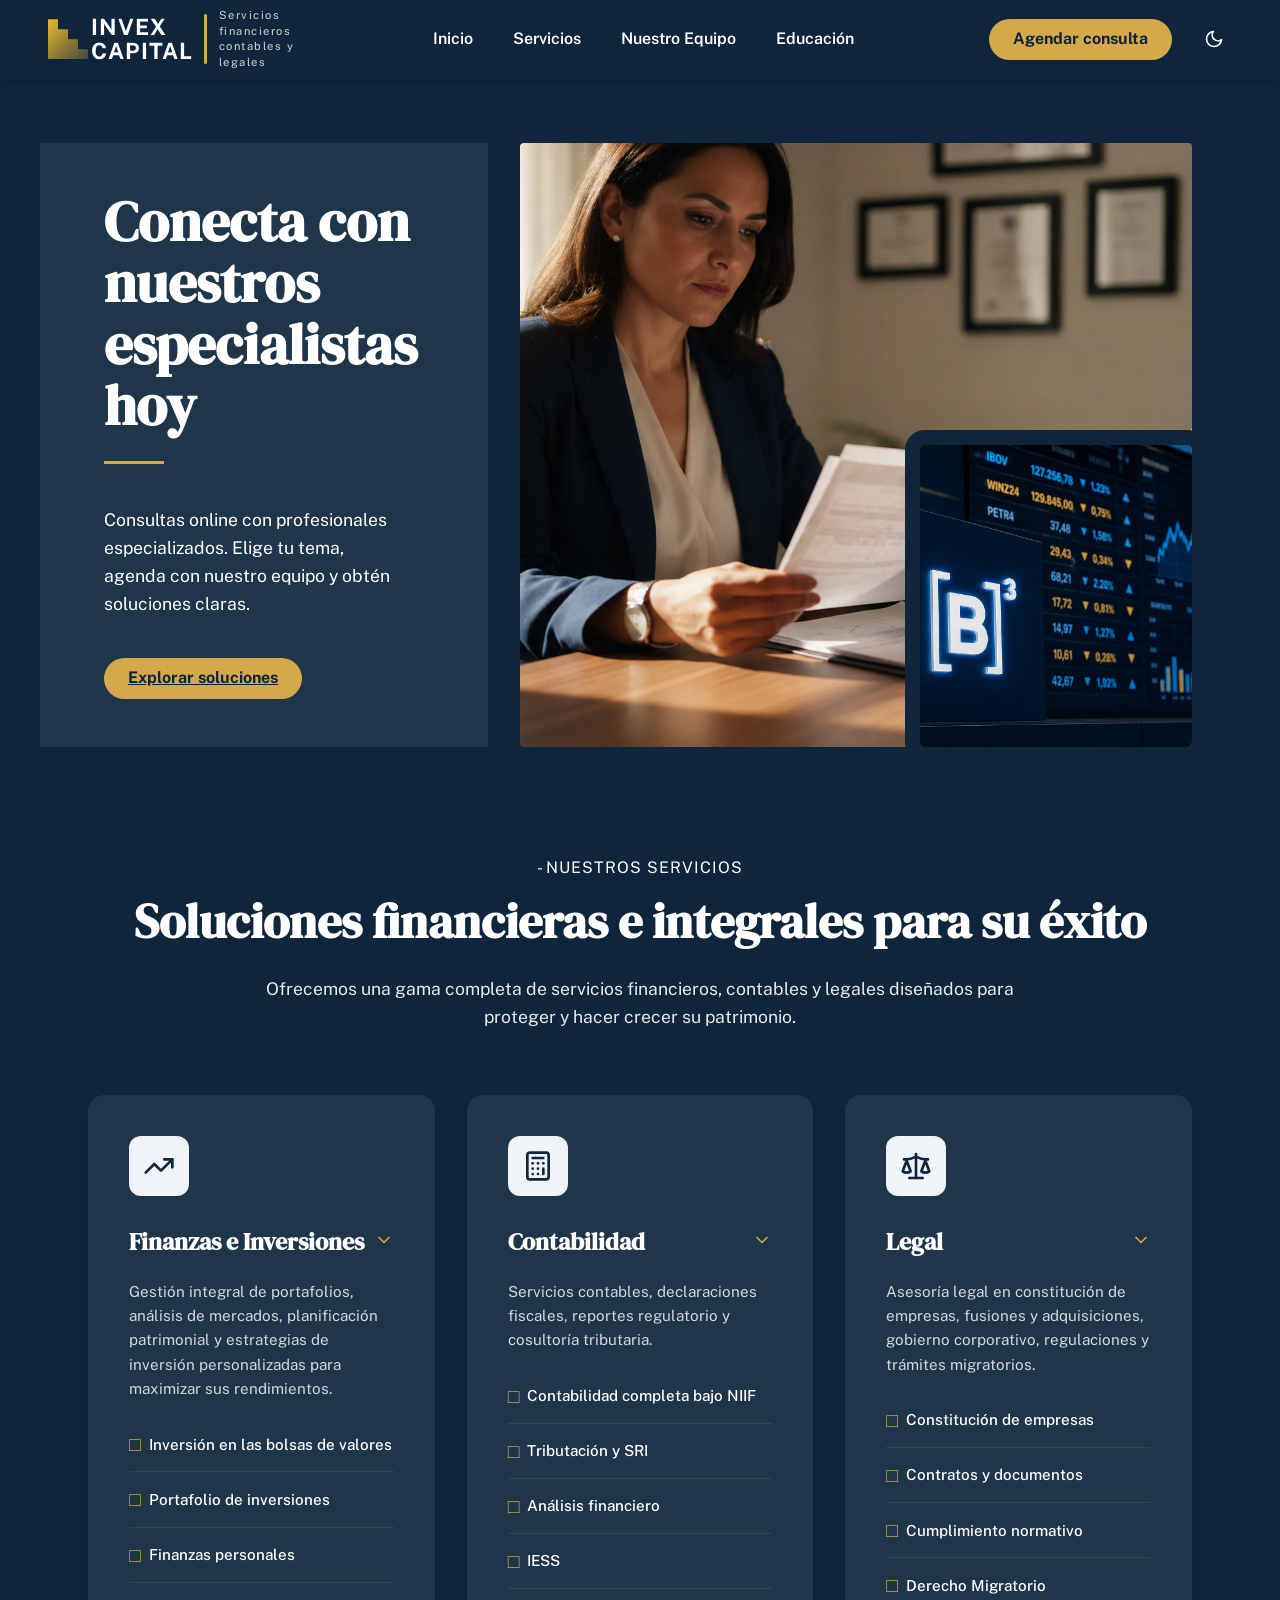
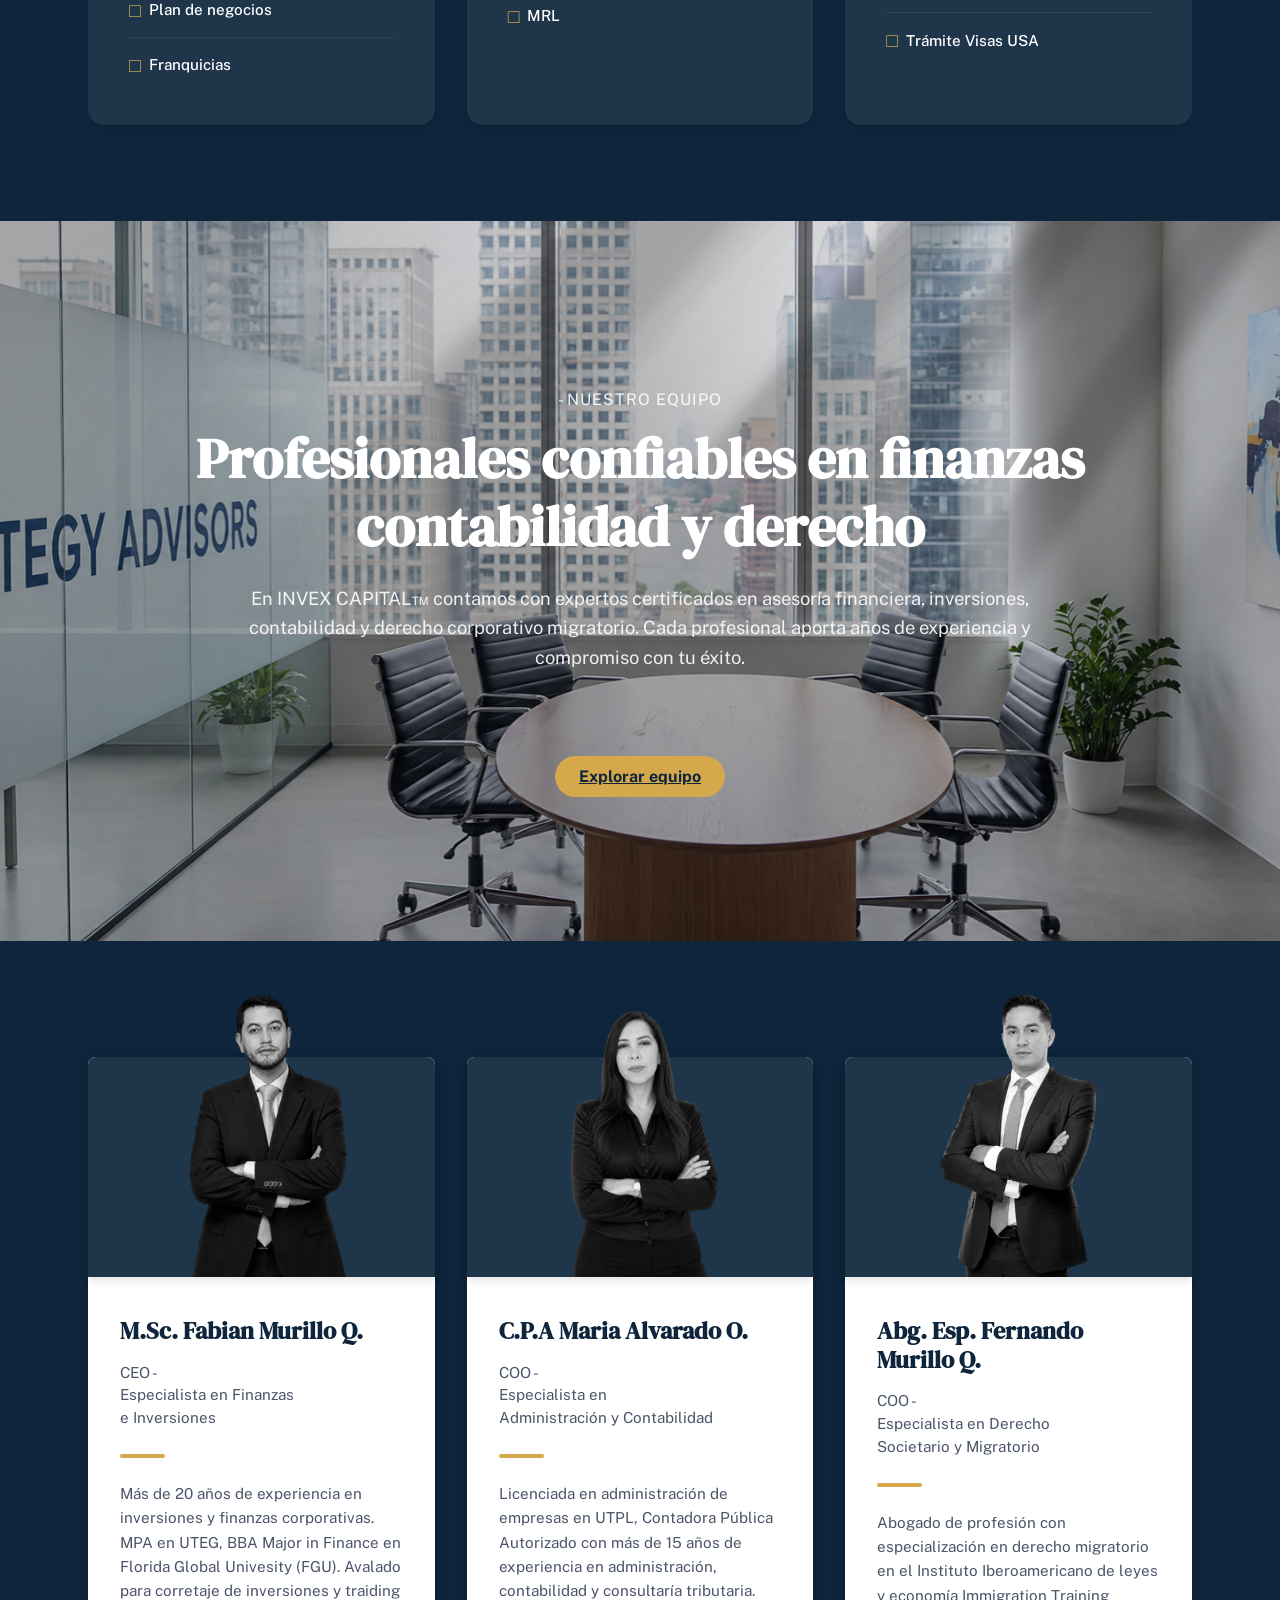
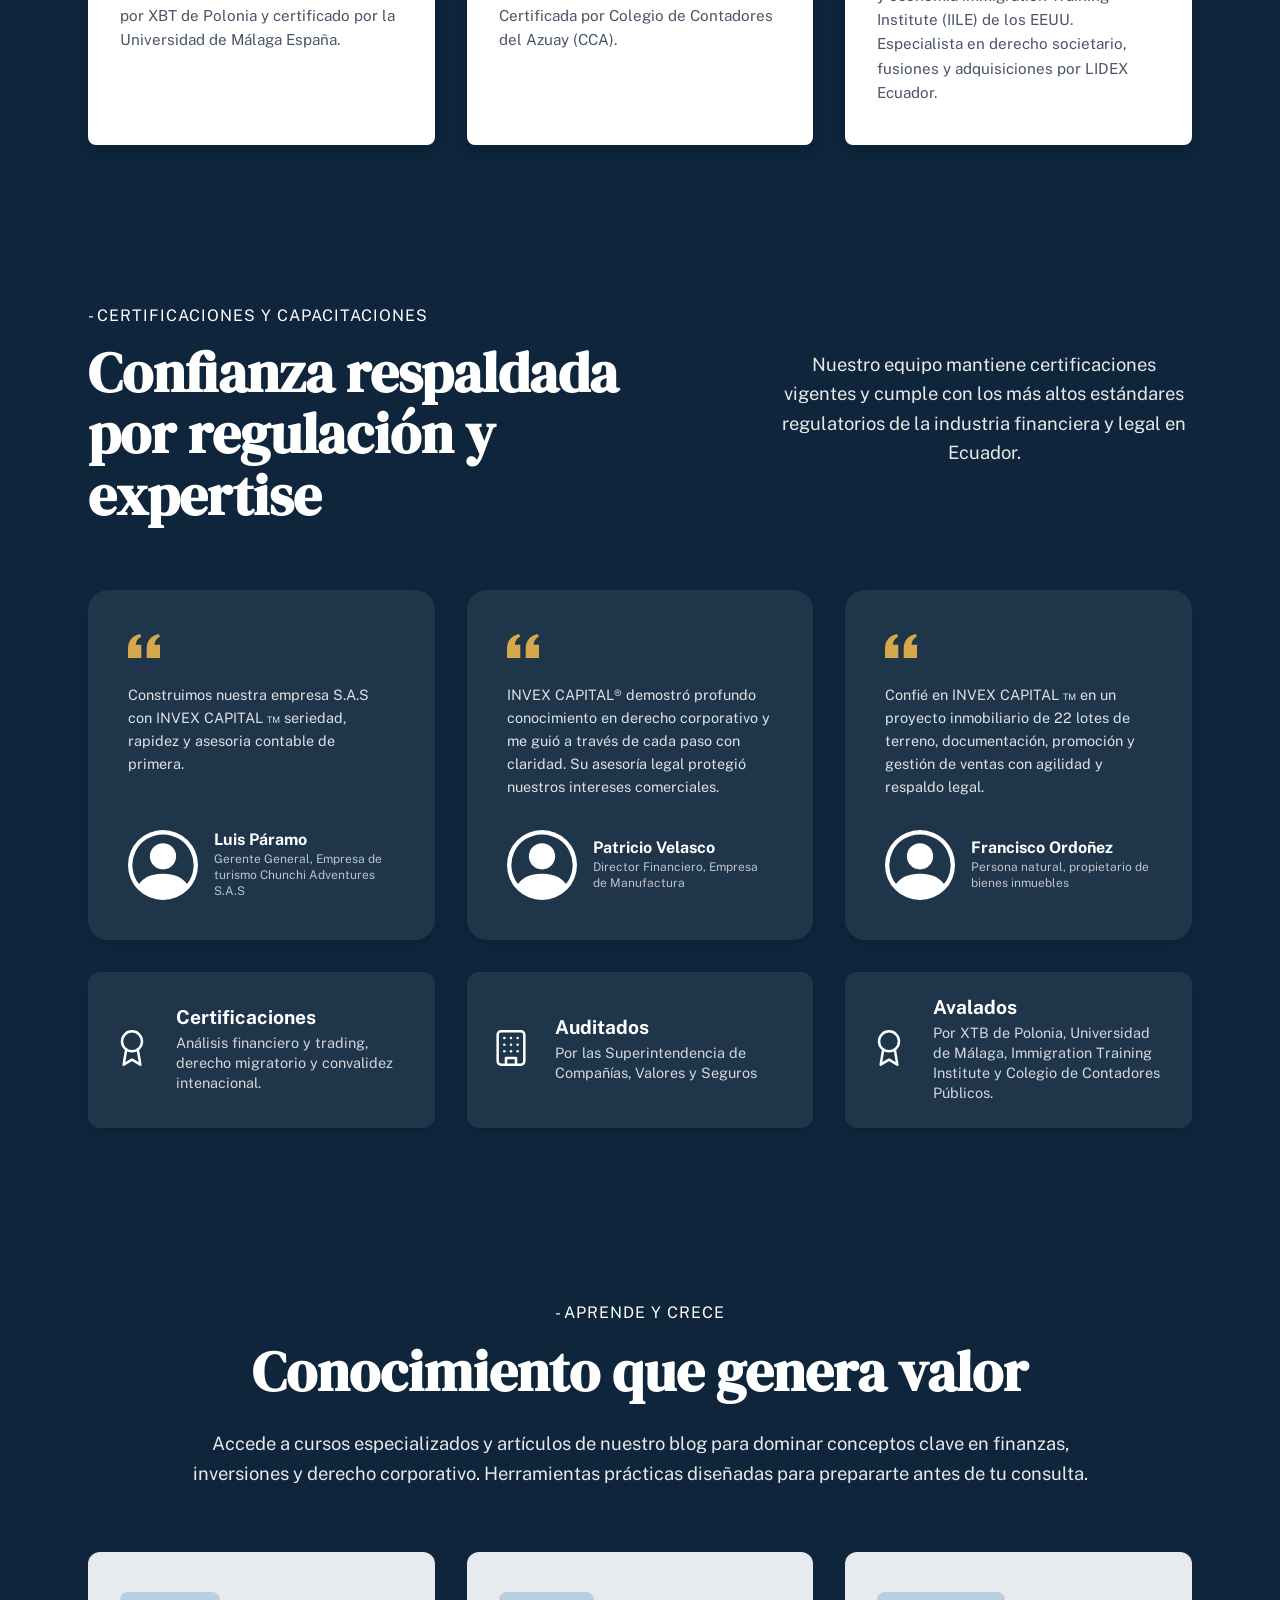
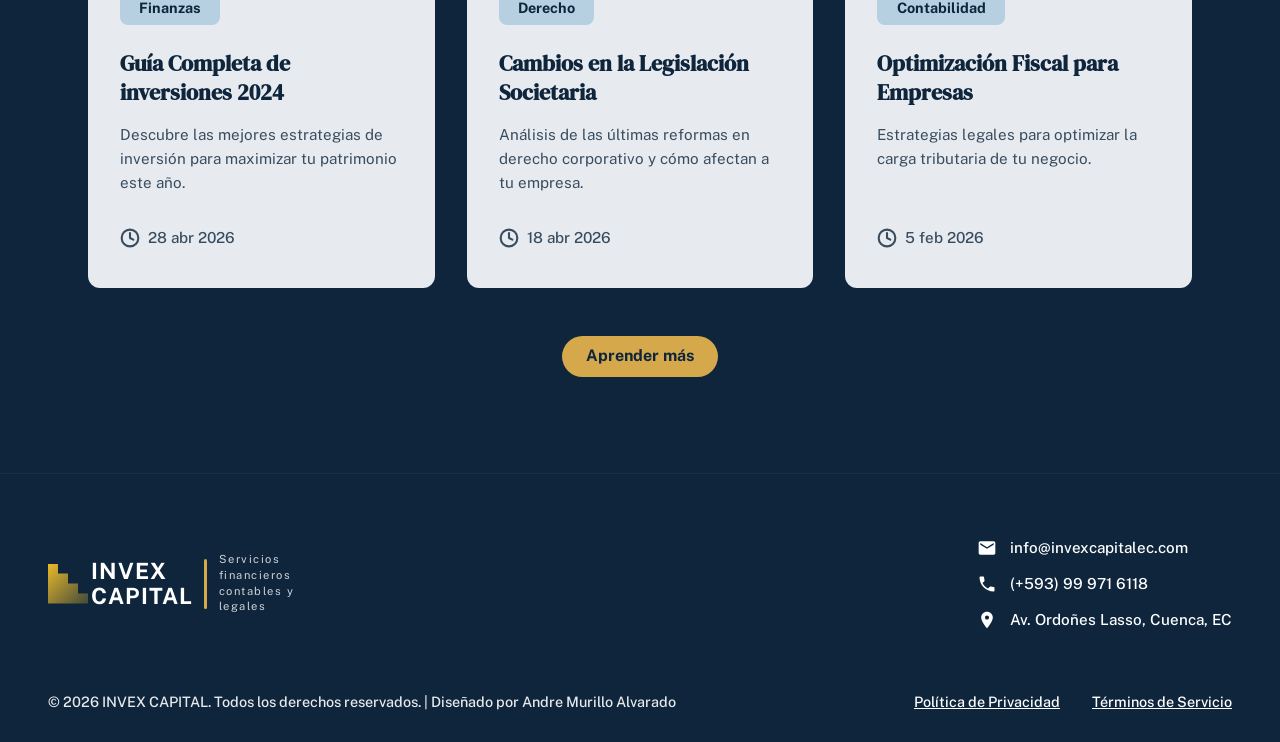
<file: index.html>
<!doctype html>
<html lang="en">
  <head>
    <meta charset="UTF-8" />
    <meta name="viewport" content="width=device-width, initial-scale=1.0" />
    <link rel="preconnect" href="https://fonts.googleapis.com" />
    <link rel="preconnect" href="https://fonts.gstatic.com" crossorigin />
    <link
      href="https://fonts.googleapis.com/css2?family=DM+Serif+Display:ital@0;1&family=Public+Sans:ital,wght@0,100..900;1,100..900&display=swap"
      rel="stylesheet"
    />
    <link rel="stylesheet" href="./css/normalize.css" />
    <link rel="stylesheet" href="./css/index.css" />
    <link rel="stylesheet" href="./css/header.css" />
    <link rel="stylesheet" href="./css/hero.css" />
    <link rel="stylesheet" href="./css/servicios.css" />
    <link rel="stylesheet" href="./css/subHero.css" />
    <link rel="stylesheet" href="./css/equipo_cards.css" />
    <link rel="stylesheet" href="./css/certificaciones.css" />
    <link rel="stylesheet" href="./css/educacion.css" />
    <link rel="stylesheet" href="./css/footer.css" />
    <!--IMPORTANTE PONER ESTO PARA QUE LEA EL ARCHIVO JAVASCRIPT-->
    <script defer src="./main.js"></script>
    <title>Invex Capital</title>
  </head>
  <body>
    <header class="navbar">
      <!-- Sección del Logo -->
      <div class="logo-container">
        <div class="logo-icon"></div>
        <div class="logo-text">
          <h1>INVEX<br />CAPITAL</h1>
        </div>
        <div class="logo-divider"></div>
        <div class="logo-subtitle">
          Servicios<br />financieros<br />contables y<br />legales
        </div>
      </div>

      <!-- Enlaces de Navegación -->
      <nav class="nav-links" id="nav-links">
        <a href="#inicio">Inicio</a>
        <a href="#servicios">Servicios</a>
        <a href="#equipo">Nuestro Equipo</a>
        <a href="#educacion">Educación</a>
      </nav>

      <!-- Botones de Acción -->
      <div class="action-container">
        <!-- Botón flotante en móvil -->
        <a href="agendar.html"
          ><button class="btn-primary">Agendar consulta</button></a
        >

        <!-- Botón de Modo Día/Noche -->
        <button
          id="theme-toggle"
          class="theme-toggle"
          aria-label="Cambiar tema"
        >
          <svg
            id="moon-icon"
            xmlns="http://www.w3.org/2000/svg"
            width="20"
            height="20"
            viewBox="0 0 24 24"
            fill="none"
            stroke="currentColor"
            stroke-width="2"
            stroke-linecap="round"
            stroke-linejoin="round"
          >
            <path d="M21 12.79A9 9 0 1 1 11.21 3 7 7 0 0 0 21 12.79z"></path>
          </svg>
          <svg
            id="sun-icon"
            class="hidden"
            xmlns="http://www.w3.org/2000/svg"
            width="20"
            height="20"
            viewBox="0 0 24 24"
            fill="none"
            stroke="currentColor"
            stroke-width="2"
            stroke-linecap="round"
            stroke-linejoin="round"
          >
            <circle cx="12" cy="12" r="5"></circle>
            <line x1="12" y1="1" x2="12" y2="3"></line>
            <line x1="12" y1="21" x2="12" y2="23"></line>
            <line x1="4.22" y1="4.22" x2="5.64" y2="5.64"></line>
            <line x1="18.36" y1="18.36" x2="19.78" y2="19.78"></line>
            <line x1="1" y1="12" x2="3" y2="12"></line>
            <line x1="21" y1="12" x2="23" y2="12"></line>
            <line x1="4.22" y1="19.78" x2="5.64" y2="18.36"></line>
            <line x1="18.36" y1="5.64" x2="19.78" y2="4.22"></line>
          </svg>
        </button>

        <!-- Botón Hamburguesa (Nuevo) -->
        <button class="hamburger" id="hamburger-btn" aria-label="Abrir menú">
          <svg
            xmlns="http://www.w3.org/2000/svg"
            width="28"
            height="28"
            viewBox="0 0 24 24"
            fill="none"
            stroke="currentColor"
            stroke-width="2"
            stroke-linecap="round"
            stroke-linejoin="round"
          >
            <line x1="3" y1="12" x2="21" y2="12"></line>
            <line x1="3" y1="6" x2="21" y2="6"></line>
            <line x1="3" y1="18" x2="21" y2="18"></line>
          </svg>
        </button>
      </div>
    </header>

    <!-- SECCIÓN HERO -->
    <section id="inicio" class="hero">
      <!-- Columna de Texto -->
      <div class="hero-content">
        <h1 class="titulo hero-title">
          Conecta con<br />
          nuestros<br />
          <span class="highlight">especialistas</span><br />
          hoy
        </h1>
        <div class="hero-divider"></div>
        <p class="hero-text">
          Consultas online con profesionales especializados. Elige tu tema,
          agenda con nuestro equipo y obtén soluciones claras.
        </p>

        <!-- Mantuve el texto "Explorar soluciones", pero le devolví la clase btn-primary 
             para que se vea dorado y sólido como en tu diseño original -->
        <a href="#servicios" class="btn-primary">Explorar soluciones</a>
      </div>

      <!-- Columna de Imágenes -->
      <div class="hero-images">
        <img
          src="./assets/hero_main.png"
          alt="Especialista financiera"
          class="img-main"
        />
        <img
          src="./assets/hero_sub.png"
          alt="Mercado de valores"
          class="img-overlay"
        />
      </div>
    </section>

    <!-- SECCIÓN SERVICIOS -->
    <section id="servicios" class="services-section">
      <div class="services-header">
        <p class="subtitle">- Nuestros servicios</p>
        <h2 class="titulo services-title">
          Soluciones financieras e integrales para
          <span class="highlight">su éxito</span>
        </h2>
        <p class="services-description">
          Ofrecemos una gama completa de servicios financieros, contables y
          legales diseñados para proteger y hacer crecer su patrimonio.
        </p>
      </div>

      <div class="services-grid">
        <!-- Tarjeta 1: Finanzas e Inversiones -->
        <div class="service-card" tabindex="0">
          <div class="card-icon">
            <svg
              xmlns="http://www.w3.org/2000/svg"
              width="32"
              height="32"
              viewBox="0 0 24 24"
              fill="none"
              stroke="currentColor"
              stroke-width="2"
              stroke-linecap="round"
              stroke-linejoin="round"
            >
              <path d="M22 7 13.5 15.5 8.5 10.5 2 17"></path>
              <path d="M16 7h6v6"></path>
            </svg>
          </div>
          <div class="card-header">
            <h3 class="titulo">Finanzas e Inversiones</h3>
            <span class="expand-icon">
              <svg
                xmlns="http://www.w3.org/2000/svg"
                width="20"
                height="20"
                viewBox="0 0 24 24"
                fill="none"
                stroke="currentColor"
                stroke-width="2"
                stroke-linecap="round"
                stroke-linejoin="round"
              >
                <path d="m6 9 6 6 6-6" />
              </svg>
            </span>
          </div>
          <div class="card-content">
            <p class="card-summary">
              Gestión integral de portafolios, análisis de mercados,
              planificación patrimonial y estrategias de inversión
              personalizadas para maximizar sus rendimientos.
            </p>
            <ul class="service-list">
              <li class="service-item">
                <div class="item-title">
                  <span class="bullet">□</span> Inversión en las bolsas de
                  valores
                </div>
                <div class="service-detail">
                  Asesoramiento experto para la compra y venta de activos en
                  mercados nacionales e internacionales: Plazo fijo, bonos,
                  Forex, acciones, índices bursátiles, materia prima y
                  criptomonedas.
                </div>
              </li>
              <li class="service-item">
                <div class="item-title">
                  <span class="bullet">□</span> Portafolio de inversiones
                </div>
                <div class="service-detail">
                  Diseño y diversificación de carteras de inversión adaptadas a
                  su perfil de riesgo.
                </div>
              </li>
              <li class="service-item">
                <div class="item-title">
                  <span class="bullet">□</span> Finanzas personales
                </div>
                <div class="service-detail">
                  Planificación a largo plazo para asegurar su estabilidad
                  financiera.
                </div>
              </li>
              <li class="service-item">
                <div class="item-title">
                  <span class="bullet">□</span> Plan de negocios
                </div>
                <div class="service-detail">
                  Planificación, creación de marca, diseño web y asesoramiento
                  para iniciar o reestructurar tu emprendimiento o negocio.
                </div>
              </li>
              <li class="service-item">
                <div class="item-title">
                  <span class="bullet">□</span> Franquicias
                </div>
                <div class="service-detail">
                  Analizamos tu inversión en el Ecuador de los negocios más
                  exitosos a nivel nacional e internacional. Te acompañamos
                  desde la selección de empresa hasta la inauguración.
                </div>
              </li>
            </ul>
          </div>
        </div>

        <!-- Tarjeta 2: Contabilidad -->
        <div class="service-card" tabindex="0">
          <div class="card-icon">
            <svg
              xmlns="http://www.w3.org/2000/svg"
              width="32"
              height="32"
              viewBox="0 0 24 24"
              fill="none"
              stroke="currentColor"
              stroke-width="2"
              stroke-linecap="round"
              stroke-linejoin="round"
            >
              <rect width="16" height="20" x="4" y="2" rx="2"></rect>
              <line x1="8" x2="16" y1="6" y2="6"></line>
              <line x1="16" x2="16" y1="14" y2="18"></line>
              <path d="M16 10h.01"></path>
              <path d="M12 10h.01"></path>
              <path d="M8 10h.01"></path>
              <path d="M12 14h.01"></path>
              <path d="M8 14h.01"></path>
              <path d="M12 18h.01"></path>
              <path d="M8 18h.01"></path>
            </svg>
          </div>
          <div class="card-header">
            <h3 class="titulo">Contabilidad</h3>
            <span class="expand-icon">
              <svg
                xmlns="http://www.w3.org/2000/svg"
                width="20"
                height="20"
                viewBox="0 0 24 24"
                fill="none"
                stroke="currentColor"
                stroke-width="2"
                stroke-linecap="round"
                stroke-linejoin="round"
              >
                <path d="m6 9 6 6 6-6" />
              </svg>
            </span>
          </div>
          <div class="card-content">
            <p class="card-summary">
              Servicios contables, declaraciones fiscales, reportes regulatorio
              y cosultoría tributaria.
            </p>
            <ul class="service-list">
              <li class="service-item">
                <div class="item-title">
                  <span class="bullet">□</span> Contabilidad completa bajo NIIF
                </div>
                <div class="service-detail">
                  Libros contables, estados financieros, balances.
                </div>
              </li>
              <li class="service-item">
                <div class="item-title">
                  <span class="bullet">□</span> Tributación y SRI
                </div>
                <div class="service-detail">
                  Declaraciones de IVA, Renta, anexos, retenciones. Evitas
                  multas y cierres de local.
                </div>
              </li>
              <li class="service-item">
                <div class="item-title">
                  <span class="bullet">□</span> Análisis financiero
                </div>
                <div class="service-detail">
                  Interpretación de los estados financieros.
                </div>
              </li>
              <li class="service-item">
                <div class="item-title"><span class="bullet">□</span> IESS</div>
                <div class="service-detail">
                  Planillas mensuales, aviso ingreso, aviso salida IESS.
                </div>
              </li>
              <li class="service-item">
                <div class="item-title"><span class="bullet">□</span> MRL</div>
                <div class="service-detail">
                  Contrato de trabajo, Acta finiquito MRL, legalización decimos
                  y utilidades.
                </div>
              </li>
            </ul>
          </div>
        </div>

        <!-- Tarjeta 3: Legal Societario -->
        <div class="service-card" tabindex="0">
          <div class="card-icon">
            <svg
              xmlns="http://www.w3.org/2000/svg"
              width="32"
              height="32"
              viewBox="0 0 24 24"
              fill="none"
              stroke="currentColor"
              stroke-width="2"
              stroke-linecap="round"
              stroke-linejoin="round"
            >
              <path d="m16 16 3-8 3 8c-.87.65-1.92 1-3 1s-2.13-.35-3-1Z"></path>
              <path d="m2 16 3-8 3 8c-.87.65-1.92 1-3 1s-2.13-.35-3-1Z"></path>
              <path d="M7 21h10"></path>
              <path d="M12 3v18"></path>
              <path d="M3 7h2c2 0 5-1 7-2 2 1 5 2 7 2h2"></path>
            </svg>
          </div>
          <div class="card-header">
            <h3 class="titulo">Legal</h3>
            <span class="expand-icon">
              <svg
                xmlns="http://www.w3.org/2000/svg"
                width="20"
                height="20"
                viewBox="0 0 24 24"
                fill="none"
                stroke="currentColor"
                stroke-width="2"
                stroke-linecap="round"
                stroke-linejoin="round"
              >
                <path d="m6 9 6 6 6-6" />
              </svg>
            </span>
          </div>
          <div class="card-content">
            <p class="card-summary">
              Asesoría legal en constitución de empresas, fusiones y
              adquisiciones, gobierno corporativo, regulaciones y trámites
              migratorios.
            </p>
            <ul class="service-list">
              <li class="service-item">
                <div class="item-title">
                  <span class="bullet">□</span> Constitución de empresas
                </div>
                <div class="service-detail">
                  Creación de estatutos para empresas S.A.S, Ltda y S.A,
                  acompañamiento legal desde la idea hasta el registro
                  mercantil.
                </div>
              </li>
              <li class="service-item">
                <div class="item-title">
                  <span class="bullet">□</span> Contratos y documentos
                </div>
                <div class="service-detail">
                  Redacción y revisión de acuerdos comerciales para blindar su
                  negocio.
                </div>
              </li>
              <li class="service-item">
                <div class="item-title">
                  <span class="bullet">□</span> Cumplimiento normativo
                </div>
                <div class="service-detail">
                  Aseguramos que sus operaciones se ajusten a la legislación
                  vigente.
                </div>
              </li>
              <li class="service-item">
                <div class="item-title">
                  <span class="bullet">□</span> Derecho Migratorio
                </div>
                <div class="service-detail">
                  Peticiones familiares, cambio de status, residencias,
                  ciudadanias, asilo, perdones (waiver), permiso de trabajos,
                  visas, renovaciones, TPS y poderes.
                </div>
              </li>
              <li class="service-item">
                <div class="item-title">
                  <span class="bullet">□</span> Trámite Visas USA
                </div>
                <div class="service-detail">
                  Llenamos tu formulario, agendamos tu cita y te preparamos para
                  tu entrevista bajo la normativa del consulado de los Estados
                  Unidos para aumentar las posibilidades de éxito en tu
                  entrevista.
                </div>
              </li>
            </ul>
          </div>
        </div>
      </div>
    </section>

    <!-- SECCIÓN SUB-HERO EQUIPO -->
    <section id="equipo" class="sub-hero-equipo">
      <div class="sub-hero-content">
        <p class="subtitle">- Nuestro Equipo</p>
        <h2 class="titulo sub-hero-title">
          Profesionales confiables en finanzas<br />
          contabilidad y derecho
        </h2>
        <p class="sub-hero-text">
          En INVEX CAPITAL™ contamos con expertos certificados en asesoría
          financiera, inversiones, contabilidad y derecho corporativo
          migratorio. Cada profesional aporta años de experiencia y compromiso
          con tu éxito.
        </p>
        <a href="#team-section" class="btn-primary">Explorar equipo</a>
      </div>
    </section>

    <!-- SECCIÓN TARJETAS DE EQUIPO -->
    <section id="team-section" class="team-section">
      <div class="team-grid">
        <!-- Tarjeta 1: Fabian Murillo -->
        <div class="team-card">
          <!-- La parte superior gris (lista para foto de fondo en el futuro) -->
          <div class="team-card-top">
            <div class="team-avatar">
              <!-- Iniciales actuales -->
              <!-- <span class="initials titulo">FM</span>-->
              <!-- Descomenta y usa esta etiqueta cuando tengas la foto -->
              <img
                src="./assets/fm1.png"
                alt="Foto de Fabian"
                class="avatar-img"
              />
            </div>
          </div>
          <!-- Contenido de la tarjeta -->
          <div class="team-card-bottom">
            <h3 class="titulo team-name">M.Sc. Fabian Murillo Q.</h3>
            <p class="team-role">
              CEO - <br />
              Especialista en Finanzas <br />
              e Inversiones
            </p>
            <div class="team-divider"></div>
            <p class="team-bio">
              Más de 20 años de experiencia en inversiones y finanzas
              corporativas. MPA en UTEG, BBA Major in Finance en Florida Global
              Univesity (FGU). Avalado para corretaje de inversiones y traiding
              por XBT de Polonia y certificado por la Universidad de Málaga
              España.
            </p>
          </div>
        </div>

        <!-- Tarjeta 2: Maria Alvarado -->
        <div class="team-card">
          <div class="team-card-top">
            <div class="team-avatar">
              <!--<span class="initials titulo">MA</span>-->
              <img
                src="./assets/ma.png"
                alt="Foto de Maria"
                class="avatar-img"
              />
            </div>
          </div>
          <div class="team-card-bottom">
            <h3 class="titulo team-name">C.P.A Maria Alvarado O.</h3>
            <p class="team-role">
              COO - <br />
              Especialista en <br />
              Administración y Contabilidad
            </p>
            <div class="team-divider"></div>
            <p class="team-bio">
              Licenciada en administración de empresas en UTPL, Contadora
              Pública Autorizado con más de 15 años de experiencia en
              administración, contabilidad y consultaría tributaria. Certificada
              por Colegio de Contadores del Azuay (CCA).
            </p>
          </div>
        </div>

        <!-- Tarjeta 3: Fernando Murillo -->
        <div class="team-card">
          <div class="team-card-top">
            <div class="team-avatar">
              <!--<span class="initials titulo">FM</span>-->
              <img
                src="./assets/fm2.png"
                alt="Foto de Fernando"
                class="avatar-img"
              />
            </div>
          </div>
          <div class="team-card-bottom">
            <h3 class="titulo team-name">Abg. Esp. Fernando Murillo Q.</h3>
            <p class="team-role">
              COO - <br />
              Especialista en Derecho <br />
              Societario y Migratorio
            </p>
            <div class="team-divider"></div>
            <p class="team-bio">
              Abogado de profesión con especialización en derecho migratorio en
              el Instituto Iberoamericano de leyes y economía Immigration
              Training Institute (IILE) de los EEUU. Especialista en derecho
              societario, fusiones y adquisiciones por LIDEX Ecuador.
            </p>
          </div>
        </div>
      </div>
    </section>

    <!-- SECCIÓN CONFIANZA Y CERTIFICACIONES -->
    <section id="certificaciones" class="trust-section">
      <!-- Cabecera de la sección -->
      <div class="trust-header">
        <div class="header-left">
          <p class="subtitle">- Certificaciones y capacitaciones</p>
          <h2 class="titulo trust-title">
            Confianza respaldada <br />
            por <span class="highlight">regulación</span> y <br />
            expertise
          </h2>
        </div>
        <div class="header-right">
          <p class="trust-description">
            Nuestro equipo mantiene certificaciones vigentes y cumple con los
            más altos estándares regulatorios de la industria financiera y legal
            en Ecuador.
          </p>
        </div>
      </div>

      <!-- Fila 1: Testimonios -->
      <div class="testimonials-grid">
        <!-- Testimonio 1 -->
        <div class="testimonial-card">
          <div class="quote-icon">
            <svg
              xmlns="http://www.w3.org/2000/svg"
              width="32"
              height="32"
              viewBox="0 0 24 24"
              fill="currentColor"
            >
              <path
                d="M14.017 21v-7.391c0-5.704 3.731-9.57 8.983-10.609l.995 2.151c-2.432.917-3.995 3.638-3.995 5.849h4v10h-9.983zm-14.017 0v-7.391c0-5.704 3.748-9.57 9-10.609l.996 2.151c-2.433.917-3.996 3.638-3.996 5.849h3.983v10h-9.983z"
              />
            </svg>
          </div>
          <p class="testimonial-text">
            Construimos nuestra empresa S.A.S con INVEX CAPITAL ™ seriedad,
            rapidez y asesoria contable de primera.
          </p>
          <div class="testimonial-author">
            <!-- Sustituir con la ruta a la foto real -->
            <svg
              xmlns="http://www.w3.org/2000/svg"
              fill="currentColor"
              class="bi bi-person-circle"
              viewBox="0 0 16 16"
            >
              <path d="M11 6a3 3 0 1 1-6 0 3 3 0 0 1 6 0" />
              <path
                fill-rule="evenodd"
                d="M0 8a8 8 0 1 1 16 0A8 8 0 0 1 0 8m8-7a7 7 0 0 0-5.468 11.37C3.242 11.226 4.805 10 8 10s4.757 1.225 5.468 2.37A7 7 0 0 0 8 1"
              />
            </svg>
            <div class="author-info">
              <h4>Luis Páramo</h4>
              <span
                >Gerente General, Empresa de turismo Chunchi Adventures
                S.A.S</span
              >
            </div>
          </div>
        </div>

        <!-- Testimonio 2 -->
        <div class="testimonial-card">
          <div class="quote-icon">
            <svg
              xmlns="http://www.w3.org/2000/svg"
              width="32"
              height="32"
              viewBox="0 0 24 24"
              fill="currentColor"
            >
              <path
                d="M14.017 21v-7.391c0-5.704 3.731-9.57 8.983-10.609l.995 2.151c-2.432.917-3.995 3.638-3.995 5.849h4v10h-9.983zm-14.017 0v-7.391c0-5.704 3.748-9.57 9-10.609l.996 2.151c-2.433.917-3.996 3.638-3.996 5.849h3.983v10h-9.983z"
              />
            </svg>
          </div>
          <p class="testimonial-text">
            INVEX CAPITAL® demostró profundo conocimiento en derecho corporativo
            y me guió a través de cada paso con claridad. Su asesoría legal
            protegió nuestros intereses comerciales.
          </p>
          <div class="testimonial-author">
            <svg
              xmlns="http://www.w3.org/2000/svg"
              fill="currentColor"
              class="bi bi-person-circle"
              viewBox="0 0 16 16"
            >
              <path d="M11 6a3 3 0 1 1-6 0 3 3 0 0 1 6 0" />
              <path
                fill-rule="evenodd"
                d="M0 8a8 8 0 1 1 16 0A8 8 0 0 1 0 8m8-7a7 7 0 0 0-5.468 11.37C3.242 11.226 4.805 10 8 10s4.757 1.225 5.468 2.37A7 7 0 0 0 8 1"
              />
            </svg>
            <div class="author-info">
              <h4>Patricio Velasco</h4>
              <span>Director Financiero, Empresa de Manufactura</span>
            </div>
          </div>
        </div>

        <!-- Testimonio 3 -->
        <div class="testimonial-card">
          <div class="quote-icon">
            <svg
              xmlns="http://www.w3.org/2000/svg"
              width="32"
              height="32"
              viewBox="0 0 24 24"
              fill="currentColor"
            >
              <path
                d="M14.017 21v-7.391c0-5.704 3.731-9.57 8.983-10.609l.995 2.151c-2.432.917-3.995 3.638-3.995 5.849h4v10h-9.983zm-14.017 0v-7.391c0-5.704 3.748-9.57 9-10.609l.996 2.151c-2.433.917-3.996 3.638-3.996 5.849h3.983v10h-9.983z"
              />
            </svg>
          </div>
          <p class="testimonial-text">
            Confié en INVEX CAPITAL ™ en un proyecto inmobiliario de 22 lotes de
            terreno, documentación, promoción y gestión de ventas con agilidad y
            respaldo legal.
          </p>
          <div class="testimonial-author">
            <svg
              xmlns="http://www.w3.org/2000/svg"
              fill="currentColor"
              class="bi bi-person-circle"
              viewBox="0 0 16 16"
            >
              <path d="M11 6a3 3 0 1 1-6 0 3 3 0 0 1 6 0" />
              <path
                fill-rule="evenodd"
                d="M0 8a8 8 0 1 1 16 0A8 8 0 0 1 0 8m8-7a7 7 0 0 0-5.468 11.37C3.242 11.226 4.805 10 8 10s4.757 1.225 5.468 2.37A7 7 0 0 0 8 1"
              />
            </svg>
            <div class="author-info">
              <h4>Francisco Ordoñez</h4>
              <span>Persona natural, propietario de bienes inmuebles </span>
            </div>
          </div>
        </div>
      </div>

      <!-- Fila 2: Certificaciones (Contenedores tipo ENLACE) -->
      <div class="certifications-grid">
        <!-- Certificación 1 -->
        <a
          href="#link-certificado-xtb"
          class="cert-link-card"
          target="_blank"
          rel="noopener noreferrer"
        >
          <div class="cert-icon">
            <svg
              xmlns="http://www.w3.org/2000/svg"
              width="40"
              height="40"
              viewBox="0 0 24 24"
              fill="none"
              stroke="currentColor"
              stroke-width="1.5"
              stroke-linecap="round"
              stroke-linejoin="round"
            >
              <circle cx="12" cy="8" r="6"></circle>
              <path d="M15.477 12.89 17 22l-5-3-5 3 1.523-9.11"></path>
            </svg>
          </div>
          <div class="cert-info">
            <h4>Certificaciones</h4>
            <p>
              Análisis financiero y trading, derecho migratorio y convalidez
              intenacional.
            </p>
          </div>
        </a>

        <!-- Certificación 2 -->
        <a
          href="#link-supercias"
          class="cert-link-card"
          target="_blank"
          rel="noopener noreferrer"
        >
          <div class="cert-icon">
            <svg
              xmlns="http://www.w3.org/2000/svg"
              width="40"
              height="40"
              viewBox="0 0 24 24"
              fill="none"
              stroke="currentColor"
              stroke-width="1.5"
              stroke-linecap="round"
              stroke-linejoin="round"
            >
              <rect x="4" y="2" width="16" height="20" rx="2" ry="2"></rect>
              <path d="M9 22v-4h6v4"></path>
              <path d="M8 6h.01"></path>
              <path d="M16 6h.01"></path>
              <path d="M12 6h.01"></path>
              <path d="M12 10h.01"></path>
              <path d="M12 14h.01"></path>
              <path d="M16 10h.01"></path>
              <path d="M16 14h.01"></path>
              <path d="M8 10h.01"></path>
              <path d="M8 14h.01"></path>
            </svg>
          </div>
          <div class="cert-info">
            <h4>Auditados</h4>
            <p>Por las Superintendencia de Compañías, Valores y Seguros</p>
          </div>
        </a>

        <!-- Certificación 3 -->
        <a
          href="#link-certificado-utpl"
          class="cert-link-card"
          target="_blank"
          rel="noopener noreferrer"
        >
          <div class="cert-icon">
            <svg
              xmlns="http://www.w3.org/2000/svg"
              width="40"
              height="40"
              viewBox="0 0 24 24"
              fill="none"
              stroke="currentColor"
              stroke-width="1.5"
              stroke-linecap="round"
              stroke-linejoin="round"
            >
              <circle cx="12" cy="8" r="6"></circle>
              <path d="M15.477 12.89 17 22l-5-3-5 3 1.523-9.11"></path>
            </svg>
          </div>
          <div class="cert-info">
            <h4>Avalados</h4>
            <p>
              Por XTB de Polonia, Universidad de Málaga, Immigration Training
              Institute y Colegio de Contadores Públicos.
            </p>
          </div>
        </a>
      </div>
    </section>

    <!-- SECCIÓN EDUCACIÓN Y BLOG -->
    <section id="educacion" class="edu-section">
      <div class="edu-header">
        <p class="subtitle">- Aprende y crece</p>
        <h2 class="titulo edu-title">Conocimiento que genera valor</h2>
        <p class="edu-description">
          Accede a cursos especializados y artículos de nuestro blog para
          dominar conceptos clave en finanzas, inversiones y derecho
          corporativo. Herramientas prácticas diseñadas para prepararte antes de
          tu consulta.
        </p>
      </div>

      <div class="edu-grid">
        <!-- Artículo 1: Finanzas -->
        <a href="single.html" class="edu-card">
          <span class="edu-badge">Finanzas</span>
          <h3 class="titulo card-title">Guía Completa de inversiones 2024</h3>
          <p class="card-excerpt">
            Descubre las mejores estrategias de inversión para maximizar tu
            patrimonio este año.
          </p>
          <div class="card-meta">
            <svg
              xmlns="http://www.w3.org/2000/svg"
              width="20"
              height="20"
              viewBox="0 0 24 24"
              fill="none"
              stroke="currentColor"
              stroke-width="2"
              stroke-linecap="round"
              stroke-linejoin="round"
            >
              <circle cx="12" cy="12" r="10"></circle>
              <polyline points="12 6 12 12 16 14"></polyline>
            </svg>
            <span>28 abr 2026</span>
          </div>
        </a>

        <!-- Artículo 2: Derecho -->
        <a href="single.html" class="edu-card">
          <span class="edu-badge">Derecho</span>
          <h3 class="titulo card-title">
            Cambios en la Legislación Societaria
          </h3>
          <p class="card-excerpt">
            Análisis de las últimas reformas en derecho corporativo y cómo
            afectan a tu empresa.
          </p>
          <div class="card-meta">
            <svg
              xmlns="http://www.w3.org/2000/svg"
              width="20"
              height="20"
              viewBox="0 0 24 24"
              fill="none"
              stroke="currentColor"
              stroke-width="2"
              stroke-linecap="round"
              stroke-linejoin="round"
            >
              <circle cx="12" cy="12" r="10"></circle>
              <polyline points="12 6 12 12 16 14"></polyline>
            </svg>
            <span>18 abr 2026</span>
          </div>
        </a>

        <!-- Artículo 3: Contabilidad -->
        <a href="single.html" class="edu-card">
          <span class="edu-badge">Contabilidad</span>
          <h3 class="titulo card-title">Optimización Fiscal para Empresas</h3>
          <p class="card-excerpt">
            Estrategias legales para optimizar la carga tributaria de tu
            negocio.
          </p>
          <div class="card-meta">
            <svg
              xmlns="http://www.w3.org/2000/svg"
              width="20"
              height="20"
              viewBox="0 0 24 24"
              fill="none"
              stroke="currentColor"
              stroke-width="2"
              stroke-linecap="round"
              stroke-linejoin="round"
            >
              <circle cx="12" cy="12" r="10"></circle>
              <polyline points="12 6 12 12 16 14"></polyline>
            </svg>
            <span>5 feb 2026</span>
          </div>
        </a>
      </div>

      <a href="blog.html"><button class="btn-primary">Aprender más</button></a>
    </section>

    <!-- FOOTER -->
    <footer id="contacto" class="footer-section">
      <div class="footer-container">
        <!-- Parte Superior del Footer: Logo e Información de Contacto -->
        <div class="footer-top">
          <!-- Sección del Logo (Reutilizando estructura del header) -->
          <div class="logo-container">
            <div class="logo-icon"></div>
            <div class="logo-text">
              <h1>INVEX<br />CAPITAL</h1>
            </div>
            <div class="logo-divider"></div>
            <div class="logo-subtitle">
              Servicios<br />financieros<br />contables y<br />legales
            </div>
          </div>

          <!-- Información de Contacto -->
          <div class="contact-info">
            <div class="contact-item">
              <svg
                xmlns="http://www.w3.org/2000/svg"
                width="20"
                height="20"
                viewBox="0 0 24 24"
                fill="currentColor"
              >
                <path
                  d="M20 4H4c-1.1 0-1.99.9-1.99 2L2 18c0 1.1.9 2 2 2h16c1.1 0 2-.9 2-2V6c0-1.1-.9-2-2-2zm0 4-8 5-8-5V6l8 5 8-5v2z"
                />
              </svg>
              <span>info@invexcapitalec.com</span>
            </div>
            <div class="contact-item">
              <svg
                xmlns="http://www.w3.org/2000/svg"
                width="20"
                height="20"
                viewBox="0 0 24 24"
                fill="currentColor"
              >
                <path
                  d="M6.62 10.79c1.44 2.83 3.76 5.14 6.59 6.59l2.2-2.2c.27-.27.67-.36 1.02-.24 1.12.37 2.33.57 3.57.57.55 0 1 .45 1 1V20c0 .55-.45 1-1 1-9.39 0-17-7.61-17-17 0-.55.45-1 1-1h3.5c.55 0 1 .45 1 1 0 1.25.2 2.45.57 3.57.11.35.03.74-.25 1.02l-2.2 2.2z"
                />
              </svg>
              <span>(+593) 99 971 6118</span>
            </div>
            <div class="contact-item">
              <svg
                xmlns="http://www.w3.org/2000/svg"
                width="20"
                height="20"
                viewBox="0 0 24 24"
                fill="currentColor"
              >
                <path
                  d="M12 2C8.13 2 5 5.13 5 9c0 5.25 7 13 7 13s7-7.75 7-13c0-3.87-3.13-7-7-7zm0 9.5c-1.38 0-2.5-1.12-2.5-2.5s1.12-2.5 2.5-2.5 2.5 1.12 2.5 2.5-1.12 2.5-2.5 2.5z"
                />
              </svg>
              <span>Av. Ordoñes Lasso, Cuenca, EC</span>
            </div>
          </div>
        </div>

        <!-- Parte Inferior del Footer: Derechos y Enlaces Legales -->
        <div class="footer-bottom">
          <div class="copyright">
            © 2026 INVEX CAPITAL. Todos los derechos reservados. | Diseñado por
            Andre Murillo Alvarado
          </div>
          <div class="legal-links">
            <a href="#politica-privacidad">Política de Privacidad</a>
            <a href="#terminos-servicio">Términos de Servicio</a>
          </div>
        </div>
      </div>
    </footer>
  </body>
</html>
</file>
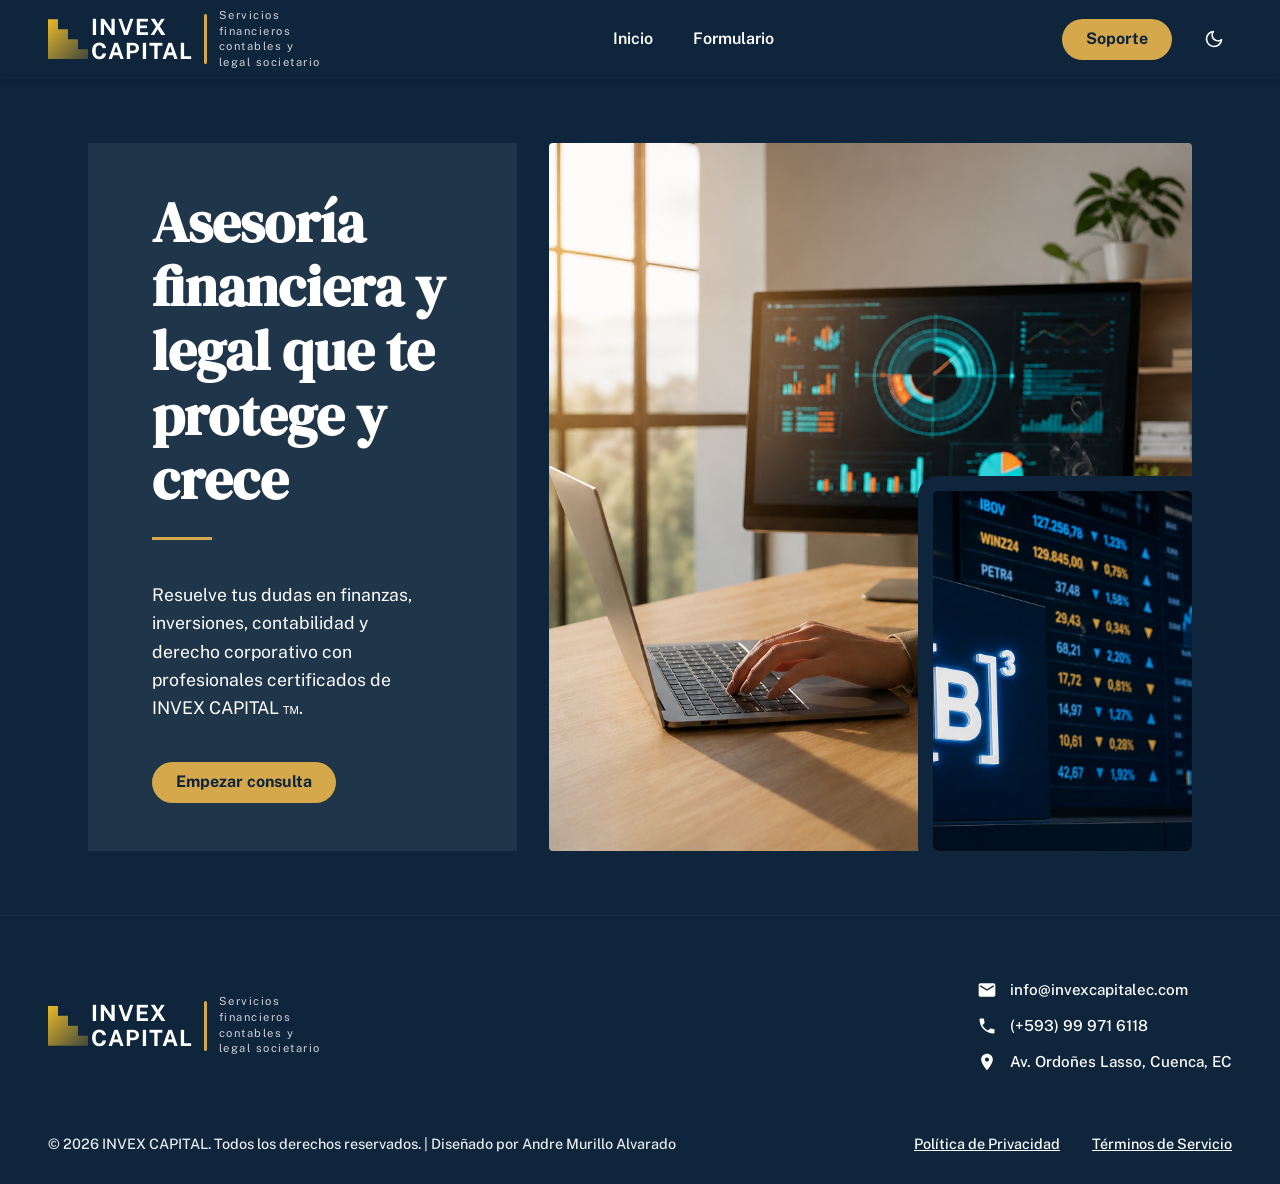
<file: agendar.html>
<!doctype html>
<html lang="en">
  <head>
    <meta charset="UTF-8" />
    <meta name="viewport" content="width=device-width, initial-scale=1.0" />
    <link rel="preconnect" href="https://fonts.googleapis.com" />
    <link rel="preconnect" href="https://fonts.gstatic.com" crossorigin />
    <link
      href="https://fonts.googleapis.com/css2?family=DM+Serif+Display:ital@0;1&family=Public+Sans:ital,wght@0,100..900;1,100..900&display=swap"
      rel="stylesheet"
    />
    <link rel="stylesheet" href="./css/normalize.css" />
    <link rel="stylesheet" href="./css/index.css" />
    <link rel="stylesheet" href="./css/header.css" />
    <link rel="stylesheet" href="./css/agendar_step1.css" />
    <link rel="stylesheet" href="./css/agendar_step2.css" />
    <link rel="stylesheet" href="./css/agendar_step3.css" />
    <link rel="stylesheet" href="./css/agendar_step4.css" />
    <link rel="stylesheet" href="./css/footer.css" />
    <!--IMPORTANTE PONER ESTO PARA QUE LEA EL ARCHIVO JAVASCRIPT-->
    <script defer src="./main.js"></script>
    <title>Invex Capital</title>
  </head>
  <body>
    <header class="navbar">
      <!-- Sección del Logo -->
      <div class="logo-container">
        <div class="logo-icon"></div>
        <div class="logo-text">
          <h1>INVEX<br />CAPITAL</h1>
        </div>
        <div class="logo-divider"></div>
        <div class="logo-subtitle">
          Servicios<br />financieros<br />contables y<br />legal societario
        </div>
      </div>

      <!-- Enlaces de Navegación -->
      <nav class="nav-links" id="nav-links">
        <a href="index.html">Inicio</a>
        <a href="#wizard-section">Formulario</a>
      </nav>

      <!-- Botones de Acción -->
      <div class="action-container">
        <!-- Botón flotante en móvil -->
        <a href="https://wa.me/999716118"
          ><button class="btn-primary">Soporte</button></a
        >
        <!-- Botón de Modo Día/Noche -->
        <button
          id="theme-toggle"
          class="theme-toggle"
          aria-label="Cambiar tema"
        >
          <svg
            id="moon-icon"
            xmlns="http://www.w3.org/2000/svg"
            width="20"
            height="20"
            viewBox="0 0 24 24"
            fill="none"
            stroke="currentColor"
            stroke-width="2"
            stroke-linecap="round"
            stroke-linejoin="round"
          >
            <path d="M21 12.79A9 9 0 1 1 11.21 3 7 7 0 0 0 21 12.79z"></path>
          </svg>
          <svg
            id="sun-icon"
            class="hidden"
            xmlns="http://www.w3.org/2000/svg"
            width="20"
            height="20"
            viewBox="0 0 24 24"
            fill="none"
            stroke="currentColor"
            stroke-width="2"
            stroke-linecap="round"
            stroke-linejoin="round"
          >
            <circle cx="12" cy="12" r="5"></circle>
            <line x1="12" y1="1" x2="12" y2="3"></line>
            <line x1="12" y1="21" x2="12" y2="23"></line>
            <line x1="4.22" y1="4.22" x2="5.64" y2="5.64"></line>
            <line x1="18.36" y1="18.36" x2="19.78" y2="19.78"></line>
            <line x1="1" y1="12" x2="3" y2="12"></line>
            <line x1="21" y1="12" x2="23" y2="12"></line>
            <line x1="4.22" y1="19.78" x2="5.64" y2="18.36"></line>
            <line x1="18.36" y1="5.64" x2="19.78" y2="4.22"></line>
          </svg>
        </button>

        <!-- Botón Hamburguesa (Nuevo) -->
        <button class="hamburger" id="hamburger-btn" aria-label="Abrir menú">
          <svg
            xmlns="http://www.w3.org/2000/svg"
            width="28"
            height="28"
            viewBox="0 0 24 24"
            fill="none"
            stroke="currentColor"
            stroke-width="2"
            stroke-linecap="round"
            stroke-linejoin="round"
          >
            <line x1="3" y1="12" x2="21" y2="12"></line>
            <line x1="3" y1="6" x2="21" y2="6"></line>
            <line x1="3" y1="18" x2="21" y2="18"></line>
          </svg>
        </button>
      </div>
    </header>

    <!-- CONTENEDOR PRINCIPAL DEL FORMULARIO DINÁMICO -->
    <section id="wizard-section" class="wizard-section">
      <!-- PASO 1: Hero de Introducción -->
      <div id="paso-1" class="wizard-step active">
        <div class="wizard-hero">
          <!-- Columna de Texto -->
          <div class="wizard-content">
            <h1 class="titulo wizard-title">
              Asesoría<br />
              financiera y<br />
              legal que te<br />
              <span class="highlight">protege</span> y<br />
              crece
            </h1>
            <div class="wizard-divider"></div>
            <p class="wizard-text">
              Resuelve tus dudas en finanzas, inversiones, contabilidad y
              derecho corporativo con profesionales certificados de INVEX
              CAPITAL ™.
            </p>
            <!-- Este botón activará el JS para ir al Paso 2 -->
            <button type="button" id="btn-empezar" class="btn-primary">
              Empezar consulta
            </button>
          </div>

          <!-- Columna de Imágenes -->
          <div class="wizard-images">
            <img
              src="./assets/hero_agendar.png"
              alt="Análisis financiero en laptop"
              class="img-main"
            />
            <img
              src="./assets/hero_sub.png"
              alt="Mercado B3"
              class="img-overlay"
            />
          </div>
        </div>
      </div>

      <!-- PASO 2: Formulario (Oculto por defecto) -->
      <div id="paso-2" class="wizard-step">
        <div class="wizard-form-layout">
          <!-- COLUMNA IZQUIERDA: Textos y Tarjeta Dinámica -->
          <div class="form-info-col">
            <p class="subtitle">- Formulario</p>
            <h2 class="titulo wizard-title">
              Cuéntanos qué<br />
              necesitas y conecta<br />
              con nuestros<br />
              <span class="highlight">expertos</span>
            </h2>
            <p class="wizard-text" style="margin-bottom: 2rem">
              Completa el formulario a continuación y nos pondremos en contacto
              dentro de 24 horas para orientarte en tu consulta financiera,
              legal o contable.
            </p>

            <!-- TARJETA DEL PROFESIONAL ASIGNADO (Sin el botón extra) -->
            <div id="profesional-card" class="assigned-prof-container">
              <p
                class="subtitle"
                style="font-size: 0.85rem; margin-bottom: 1rem"
              >
                - Profesional Asignado
              </p>
              <div class="assigned-prof-card">
                <div class="prof-avatar">
                  <span id="prof-initials" class="titulo">FM</span>
                </div>
                <div class="prof-details">
                  <span id="prof-badge" class="prof-badge"
                    >Finanzas e inversiones</span
                  >
                  <h4 id="prof-name" class="titulo">Mgtr. Fabian Murillo</h4>
                  <p id="prof-role">
                    Socio Director - Especialista en Finanzas Corporativas
                  </p>
                  <ul id="prof-bullets" class="prof-bullets">
                    <li>Gestión de portafolios</li>
                    <li>Análisis de mercados</li>
                    <li>Planificación patrimonial</li>
                    <li>Fondos de inversión</li>
                  </ul>
                </div>
                <div class="prof-price">
                  <span class="price-label">Costo de consulta</span>
                  <h3 id="prof-cost" class="titulo">$20</h3>
                  <span class="price-currency">USD</span>
                </div>
              </div>
            </div>
          </div>

          <!-- COLUMNA DERECHA: Formulario -->
          <div class="form-inputs-col">
            <form id="consulta-form">
              <div class="input-group">
                <label for="nombre">Nombre Completo</label>
                <input
                  type="text"
                  id="nombre"
                  class="pill-input"
                  placeholder="NOMBRE DE EJEMPLO"
                  required
                />
              </div>

              <div class="input-group">
                <label for="email">Correo electrónico</label>
                <input
                  type="email"
                  id="email"
                  class="pill-input"
                  placeholder="CORREO_DE@EJEMPLO.COM"
                  required
                />
              </div>

              <div class="input-group">
                <label for="telefono">Teléfono o WhatsApp</label>
                <div class="phone-wrapper pill-input">
                  <select id="country-code" class="country-select">
                    <option value="+593">🇪🇨 (+593)</option>
                    <option value="+1">🇺🇸 (+1)</option>
                    <option value="+52">🇲🇽 (+52)</option>
                    <option value="+34">🇪🇸 (+34)</option>
                    <option value="+57">🇨🇴 (+57)</option>
                    <option value="+51">🇵🇪 (+51)</option>
                  </select>
                  <div class="phone-divider"></div>
                  <input
                    type="tel"
                    id="telefono"
                    placeholder="98 765 4321"
                    required
                  />
                </div>
              </div>

              <div class="input-group">
                <label for="tema"
                  >¿Sobre qué tema necesitas asesoramiento?</label
                >
                <select id="tema" class="pill-input custom-select" required>
                  <option value="" disabled selected>
                    Selecciona una opción...
                  </option>
                  <option value="finanzas">
                    Asesoramiento financiero e inversiones
                  </option>
                  <option value="contabilidad">Contabilidad y auditoría</option>
                  <option value="legal">Derecho societario y legal</option>
                </select>
              </div>

              <div class="input-group">
                <label for="mensaje">Cuéntanos más sobre tu consulta</label>
                <textarea
                  id="mensaje"
                  rows="4"
                  class="rounded-textarea"
                  placeholder="Descripción breve del tema de su consulta..."
                  required
                ></textarea>
              </div>

              <!-- Único botón Siguiente, deshabilitado por defecto -->
              <div class="form-actions right-align mt-2">
                <button
                  type="button"
                  id="btn-paso-2"
                  class="btn-primary"
                  disabled
                >
                  Siguiente
                </button>
              </div>
            </form>
          </div>
        </div>
      </div>

      <!-- PASO 3: Galería de Pagos (Oculto por defecto) -->
      <div id="paso-3" class="wizard-step">
        <div class="wizard-form-layout">
          <!-- COLUMNA IZQUIERDA: Textos y Alerta -->
          <div class="form-info-col">
            <p class="subtitle">- Envía tu consulta</p>
            <h2 class="titulo wizard-title">Finaliza tu solicitud</h2>
            <p class="wizard-text">
              Para completar el proceso, realiza el pago de tu consulta
              escaneando el siguiente código QR o utilizando los datos bancarios
              indicados a continuación.
            </p>

            <!-- Caja de Información Importante -->
            <div class="info-alert-box">
              <div class="info-icon">
                <span class="titulo">i</span>
              </div>
              <p class="info-text">
                <strong>Importante:</strong> Tu solicitud será enviada
                inmediatamente a nuestro equipo, sin embargo, se te pedirá el
                comprobante de pago para la asesoría previo a la consulta.
              </p>
            </div>
          </div>

          <!-- COLUMNA DERECHA: Contenedor de Pagos y Botón -->
          <div class="form-inputs-col payment-col">
            <!-- Placeholder de la Galería de Pagos -->
            <div class="payment-gallery-placeholder">
              <p>CONTENEDOR PARA LA GALERIA DE PAGOS</p>
            </div>

            <!-- Botón de Envío de Solicitud -->
            <div class="form-actions right-align mt-2">
              <button type="button" id="btn-paso-3" class="btn-primary">
                Enviar Solicitud
              </button>
            </div>
          </div>
        </div>
      </div>

      <!-- PASO 4: Confirmación (Oculto por defecto) -->
      <div id="paso-4" class="wizard-step">
        <div class="success-container">
          <!-- Ícono de Éxito -->
          <div class="success-icon">
            <svg
              xmlns="http://www.w3.org/2000/svg"
              width="120"
              height="120"
              viewBox="0 0 24 24"
              fill="none"
              stroke="currentColor"
              stroke-width="1.5"
              stroke-linecap="round"
              stroke-linejoin="round"
            >
              <circle cx="12" cy="12" r="10"></circle>
              <path d="M8 12.5l3 3 5-6"></path>
            </svg>
          </div>

          <!-- Mensaje de Confirmación -->
          <h2 class="titulo success-title">
            Formulario y pago enviado con <span class="highlight">éxito</span>
          </h2>
          <p class="success-text">
            Un miembro de nuestro equipo se pondrá en contacto<br />
            contigo muy pronto tras verificar el pago.
          </p>

          <!-- Opcional: Botón para volver al inicio -->
          <div class="mt-2">
            <a
              href="index.html"
              class="btn-primary"
              style="
                text-decoration: none;
                display: inline-block;
                margin-top: 2rem;
              "
              >Volver al inicio</a
            >
          </div>
        </div>
      </div>
    </section>

    <!-- FOOTER -->
    <footer id="contacto" class="footer-section">
      <div class="footer-container">
        <!-- Parte Superior del Footer: Logo e Información de Contacto -->
        <div class="footer-top">
          <!-- Sección del Logo (Reutilizando estructura del header) -->
          <div class="logo-container">
            <div class="logo-icon"></div>
            <div class="logo-text">
              <h1>INVEX<br />CAPITAL</h1>
            </div>
            <div class="logo-divider"></div>
            <div class="logo-subtitle">
              Servicios<br />financieros<br />contables y<br />legal societario
            </div>
          </div>

          <!-- Información de Contacto -->
          <div class="contact-info">
            <div class="contact-item">
              <svg
                xmlns="http://www.w3.org/2000/svg"
                width="20"
                height="20"
                viewBox="0 0 24 24"
                fill="currentColor"
              >
                <path
                  d="M20 4H4c-1.1 0-1.99.9-1.99 2L2 18c0 1.1.9 2 2 2h16c1.1 0 2-.9 2-2V6c0-1.1-.9-2-2-2zm0 4-8 5-8-5V6l8 5 8-5v2z"
                />
              </svg>
              <span>info@invexcapitalec.com</span>
            </div>
            <div class="contact-item">
              <svg
                xmlns="http://www.w3.org/2000/svg"
                width="20"
                height="20"
                viewBox="0 0 24 24"
                fill="currentColor"
              >
                <path
                  d="M6.62 10.79c1.44 2.83 3.76 5.14 6.59 6.59l2.2-2.2c.27-.27.67-.36 1.02-.24 1.12.37 2.33.57 3.57.57.55 0 1 .45 1 1V20c0 .55-.45 1-1 1-9.39 0-17-7.61-17-17 0-.55.45-1 1-1h3.5c.55 0 1 .45 1 1 0 1.25.2 2.45.57 3.57.11.35.03.74-.25 1.02l-2.2 2.2z"
                />
              </svg>
              <span>(+593) 99 971 6118</span>
            </div>
            <div class="contact-item">
              <svg
                xmlns="http://www.w3.org/2000/svg"
                width="20"
                height="20"
                viewBox="0 0 24 24"
                fill="currentColor"
              >
                <path
                  d="M12 2C8.13 2 5 5.13 5 9c0 5.25 7 13 7 13s7-7.75 7-13c0-3.87-3.13-7-7-7zm0 9.5c-1.38 0-2.5-1.12-2.5-2.5s1.12-2.5 2.5-2.5 2.5 1.12 2.5 2.5-1.12 2.5-2.5 2.5z"
                />
              </svg>
              <span>Av. Ordoñes Lasso, Cuenca, EC</span>
            </div>
          </div>
        </div>

        <!-- Parte Inferior del Footer: Derechos y Enlaces Legales -->
        <div class="footer-bottom">
          <div class="copyright">
            © 2026 INVEX CAPITAL. Todos los derechos reservados. | Diseñado por
            Andre Murillo Alvarado
          </div>
          <div class="legal-links">
            <a href="#politica-privacidad">Política de Privacidad</a>
            <a href="#terminos-servicio">Términos de Servicio</a>
          </div>
        </div>
      </div>
    </footer>
  </body>
</html>
</file>
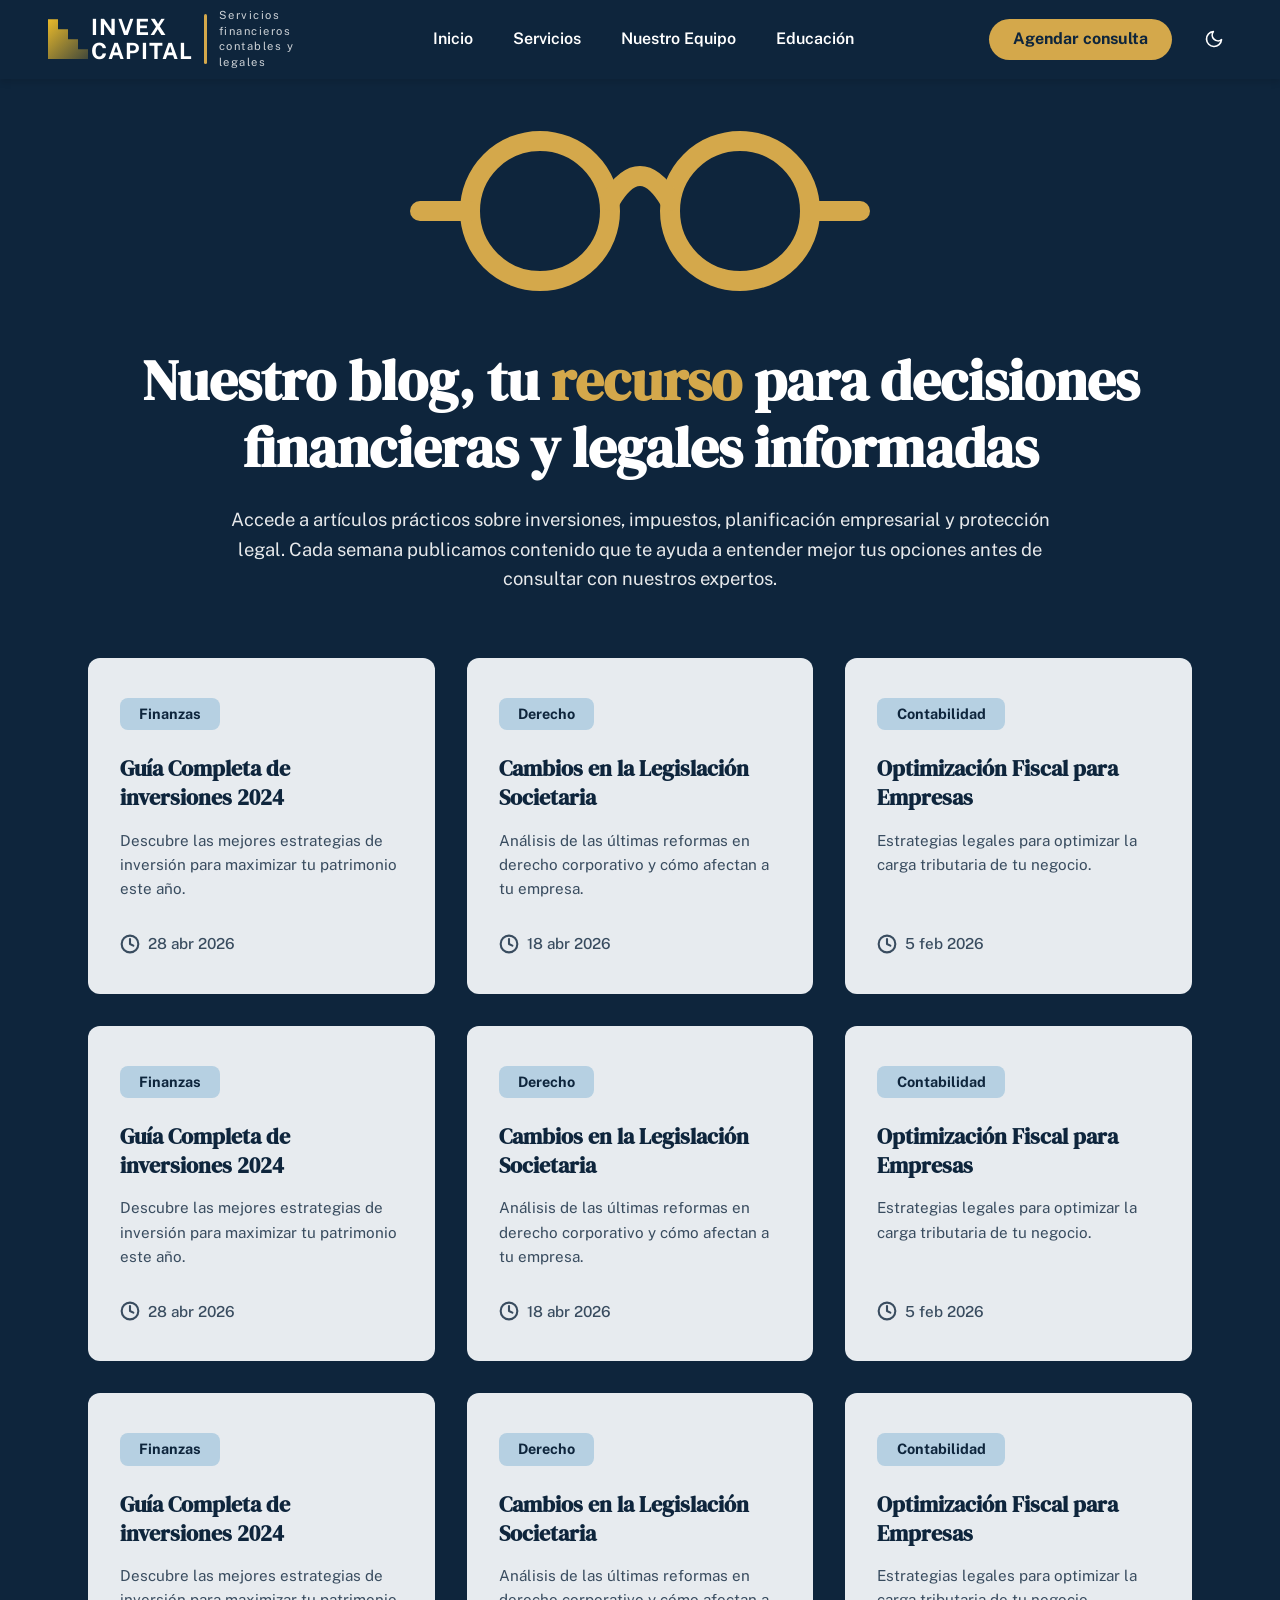
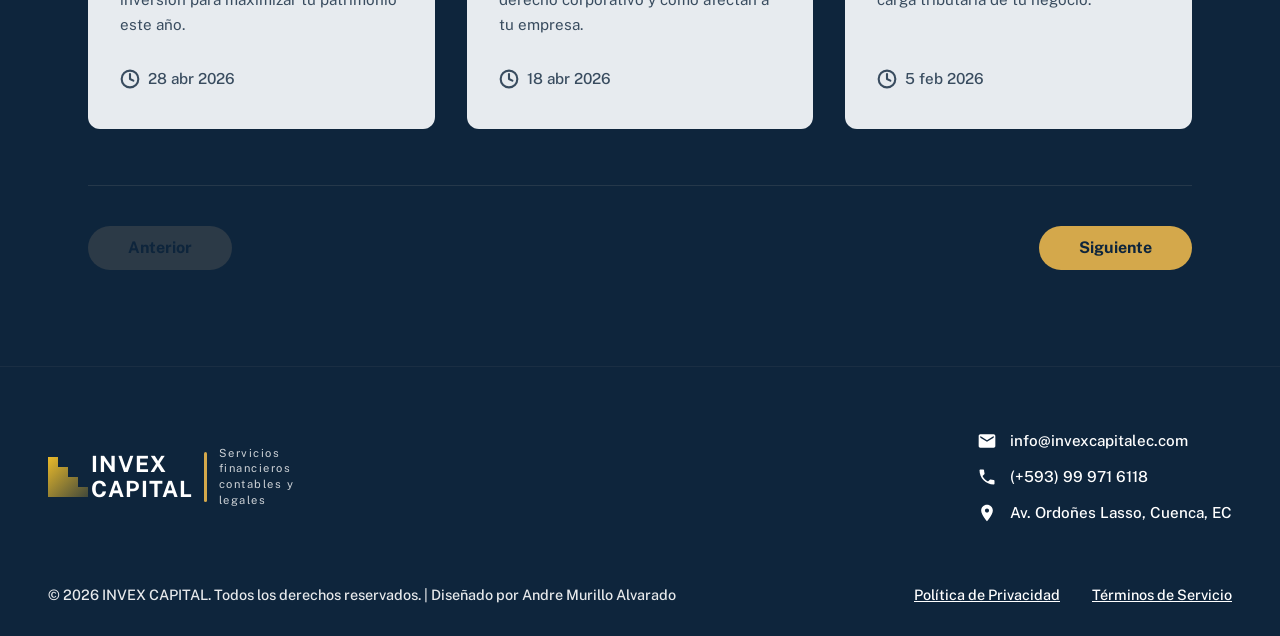
<file: blog.html>
<!doctype html>
<html lang="en">
  <head>
    <meta charset="UTF-8" />
    <meta name="viewport" content="width=device-width, initial-scale=1.0" />
    <link rel="preconnect" href="https://fonts.googleapis.com" />
    <link rel="preconnect" href="https://fonts.gstatic.com" crossorigin />
    <link
      href="https://fonts.googleapis.com/css2?family=DM+Serif+Display:ital@0;1&family=Public+Sans:ital,wght@0,100..900;1,100..900&display=swap"
      rel="stylesheet"
    />
    <link rel="stylesheet" href="./css/normalize.css" />
    <link rel="stylesheet" href="./css/index.css" />
    <link rel="stylesheet" href="./css/header.css" />
    <link rel="stylesheet" href="./css/blog.css" />
    <link rel="stylesheet" href="./css/footer.css" />
    <!--IMPORTANTE PONER ESTO PARA QUE LEA EL ARCHIVO JAVASCRIPT-->
    <script defer src="./main.js"></script>
    <title>Invex Capital</title>
  </head>
  <body>
    <header class="navbar">
      <!-- Sección del Logo -->
      <div class="logo-container">
        <div class="logo-icon"></div>
        <div class="logo-text">
          <h1>INVEX<br />CAPITAL</h1>
        </div>
        <div class="logo-divider"></div>
        <div class="logo-subtitle">
          Servicios<br />financieros<br />contables y<br />legales
        </div>
      </div>

      <!-- Enlaces de Navegación -->
      <nav class="nav-links" id="nav-links">
        <a href="#inicio">Inicio</a>
        <a href="#servicios">Servicios</a>
        <a href="#equipo">Nuestro Equipo</a>
        <a href="#educacion">Educación</a>
      </nav>

      <!-- Botones de Acción -->
      <div class="action-container">
        <!-- Botón flotante en móvil -->
        <a href="agendar.html"
          ><button class="btn-primary">Agendar consulta</button></a
        >

        <!-- Botón de Modo Día/Noche -->
        <button
          id="theme-toggle"
          class="theme-toggle"
          aria-label="Cambiar tema"
        >
          <svg
            id="moon-icon"
            xmlns="http://www.w3.org/2000/svg"
            width="20"
            height="20"
            viewBox="0 0 24 24"
            fill="none"
            stroke="currentColor"
            stroke-width="2"
            stroke-linecap="round"
            stroke-linejoin="round"
          >
            <path d="M21 12.79A9 9 0 1 1 11.21 3 7 7 0 0 0 21 12.79z"></path>
          </svg>
          <svg
            id="sun-icon"
            class="hidden"
            xmlns="http://www.w3.org/2000/svg"
            width="20"
            height="20"
            viewBox="0 0 24 24"
            fill="none"
            stroke="currentColor"
            stroke-width="2"
            stroke-linecap="round"
            stroke-linejoin="round"
          >
            <circle cx="12" cy="12" r="5"></circle>
            <line x1="12" y1="1" x2="12" y2="3"></line>
            <line x1="12" y1="21" x2="12" y2="23"></line>
            <line x1="4.22" y1="4.22" x2="5.64" y2="5.64"></line>
            <line x1="18.36" y1="18.36" x2="19.78" y2="19.78"></line>
            <line x1="1" y1="12" x2="3" y2="12"></line>
            <line x1="21" y1="12" x2="23" y2="12"></line>
            <line x1="4.22" y1="19.78" x2="5.64" y2="18.36"></line>
            <line x1="18.36" y1="5.64" x2="19.78" y2="4.22"></line>
          </svg>
        </button>

        <!-- Botón Hamburguesa (Nuevo) -->
        <button class="hamburger" id="hamburger-btn" aria-label="Abrir menú">
          <svg
            xmlns="http://www.w3.org/2000/svg"
            width="28"
            height="28"
            viewBox="0 0 24 24"
            fill="none"
            stroke="currentColor"
            stroke-width="2"
            stroke-linecap="round"
            stroke-linejoin="round"
          >
            <line x1="3" y1="12" x2="21" y2="12"></line>
            <line x1="3" y1="6" x2="21" y2="6"></line>
            <line x1="3" y1="18" x2="21" y2="18"></line>
          </svg>
        </button>
      </div>
    </header>

    <!-- CABECERA DEL BLOG -->
    <section class="blog-hero">
      <div class="blog-hero-container">
        <!-- Ícono de Lentes (SVG a medida) -->
        <div class="blog-icon">
          <svg
            viewBox="0 0 100 40"
            fill="none"
            stroke="currentColor"
            stroke-width="4"
            stroke-linecap="round"
            stroke-linejoin="round"
          >
            <!-- Lente izquierdo -->
            <circle cx="30" cy="20" r="14" />
            <!-- Lente derecho -->
            <circle cx="70" cy="20" r="14" />
            <!-- Puente -->
            <path d="M 44 18 Q 50 8 56 18" />
            <!-- Patillas laterales -->
            <line x1="16" y1="20" x2="6" y2="20" />
            <line x1="84" y1="20" x2="94" y2="20" />
          </svg>
        </div>

        <!-- Título -->
        <h1 class="titulo blog-hero-title">
          Nuestro blog, tu <span class="highlight">recurso</span> para
          decisiones financieras y legales informadas
        </h1>

        <!-- Párrafo descriptivo -->
        <p class="blog-hero-text">
          Accede a artículos prácticos sobre inversiones, impuestos,
          planificación empresarial y protección legal. Cada semana publicamos
          contenido que te ayuda a entender mejor tus opciones antes de
          consultar con nuestros expertos.
        </p>
      </div>
    </section>

    <!-- GRILLA DE ARTÍCULOS DEL BLOG -->
    <section class="blog-grid-section">
      <div class="blog-grid-container">
        <!-- FILA 1 -->
        <!-- Tarjeta 1: Finanzas -->
        <a href="single.html" class="blog-card">
          <span class="blog-badge">Finanzas</span>
          <h3 class="titulo blog-card-title">
            Guía Completa de inversiones 2024
          </h3>
          <p class="blog-card-excerpt">
            Descubre las mejores estrategias de inversión para maximizar tu
            patrimonio este año.
          </p>
          <div class="blog-card-meta">
            <svg
              xmlns="http://www.w3.org/2000/svg"
              width="20"
              height="20"
              viewBox="0 0 24 24"
              fill="none"
              stroke="currentColor"
              stroke-width="2.5"
              stroke-linecap="round"
              stroke-linejoin="round"
            >
              <circle cx="12" cy="12" r="10"></circle>
              <polyline points="12 6 12 12 16 14"></polyline>
            </svg>
            <span>28 abr 2026</span>
          </div>
        </a>

        <!-- Tarjeta 2: Derecho -->
        <a href="single.html" class="blog-card">
          <span class="blog-badge">Derecho</span>
          <h3 class="titulo blog-card-title">
            Cambios en la Legislación Societaria
          </h3>
          <p class="blog-card-excerpt">
            Análisis de las últimas reformas en derecho corporativo y cómo
            afectan a tu empresa.
          </p>
          <div class="blog-card-meta">
            <svg
              xmlns="http://www.w3.org/2000/svg"
              width="20"
              height="20"
              viewBox="0 0 24 24"
              fill="none"
              stroke="currentColor"
              stroke-width="2.5"
              stroke-linecap="round"
              stroke-linejoin="round"
            >
              <circle cx="12" cy="12" r="10"></circle>
              <polyline points="12 6 12 12 16 14"></polyline>
            </svg>
            <span>18 abr 2026</span>
          </div>
        </a>

        <!-- Tarjeta 3: Contabilidad -->
        <a href="single.html" class="blog-card">
          <span class="blog-badge">Contabilidad</span>
          <h3 class="titulo blog-card-title">
            Optimización Fiscal para Empresas
          </h3>
          <p class="blog-card-excerpt">
            Estrategias legales para optimizar la carga tributaria de tu
            negocio.
          </p>
          <div class="blog-card-meta">
            <svg
              xmlns="http://www.w3.org/2000/svg"
              width="20"
              height="20"
              viewBox="0 0 24 24"
              fill="none"
              stroke="currentColor"
              stroke-width="2.5"
              stroke-linecap="round"
              stroke-linejoin="round"
            >
              <circle cx="12" cy="12" r="10"></circle>
              <polyline points="12 6 12 12 16 14"></polyline>
            </svg>
            <span>5 feb 2026</span>
          </div>
        </a>

        <!-- FILA 2 -->
        <!-- Tarjeta 4: Finanzas -->
        <a href="single.html" class="blog-card">
          <span class="blog-badge">Finanzas</span>
          <h3 class="titulo blog-card-title">
            Guía Completa de inversiones 2024
          </h3>
          <p class="blog-card-excerpt">
            Descubre las mejores estrategias de inversión para maximizar tu
            patrimonio este año.
          </p>
          <div class="blog-card-meta">
            <svg
              xmlns="http://www.w3.org/2000/svg"
              width="20"
              height="20"
              viewBox="0 0 24 24"
              fill="none"
              stroke="currentColor"
              stroke-width="2.5"
              stroke-linecap="round"
              stroke-linejoin="round"
            >
              <circle cx="12" cy="12" r="10"></circle>
              <polyline points="12 6 12 12 16 14"></polyline>
            </svg>
            <span>28 abr 2026</span>
          </div>
        </a>

        <!-- Tarjeta 5: Derecho -->
        <a href="single.html" class="blog-card">
          <span class="blog-badge">Derecho</span>
          <h3 class="titulo blog-card-title">
            Cambios en la Legislación Societaria
          </h3>
          <p class="blog-card-excerpt">
            Análisis de las últimas reformas en derecho corporativo y cómo
            afectan a tu empresa.
          </p>
          <div class="blog-card-meta">
            <svg
              xmlns="http://www.w3.org/2000/svg"
              width="20"
              height="20"
              viewBox="0 0 24 24"
              fill="none"
              stroke="currentColor"
              stroke-width="2.5"
              stroke-linecap="round"
              stroke-linejoin="round"
            >
              <circle cx="12" cy="12" r="10"></circle>
              <polyline points="12 6 12 12 16 14"></polyline>
            </svg>
            <span>18 abr 2026</span>
          </div>
        </a>

        <!-- Tarjeta 6: Contabilidad -->
        <a href="single.html" class="blog-card">
          <span class="blog-badge">Contabilidad</span>
          <h3 class="titulo blog-card-title">
            Optimización Fiscal para Empresas
          </h3>
          <p class="blog-card-excerpt">
            Estrategias legales para optimizar la carga tributaria de tu
            negocio.
          </p>
          <div class="blog-card-meta">
            <svg
              xmlns="http://www.w3.org/2000/svg"
              width="20"
              height="20"
              viewBox="0 0 24 24"
              fill="none"
              stroke="currentColor"
              stroke-width="2.5"
              stroke-linecap="round"
              stroke-linejoin="round"
            >
              <circle cx="12" cy="12" r="10"></circle>
              <polyline points="12 6 12 12 16 14"></polyline>
            </svg>
            <span>5 feb 2026</span>
          </div>
        </a>

        <!-- FILA 3 -->
        <!-- Tarjeta 7: Finanzas -->
        <a href="single.html" class="blog-card">
          <span class="blog-badge">Finanzas</span>
          <h3 class="titulo blog-card-title">
            Guía Completa de inversiones 2024
          </h3>
          <p class="blog-card-excerpt">
            Descubre las mejores estrategias de inversión para maximizar tu
            patrimonio este año.
          </p>
          <div class="blog-card-meta">
            <svg
              xmlns="http://www.w3.org/2000/svg"
              width="20"
              height="20"
              viewBox="0 0 24 24"
              fill="none"
              stroke="currentColor"
              stroke-width="2.5"
              stroke-linecap="round"
              stroke-linejoin="round"
            >
              <circle cx="12" cy="12" r="10"></circle>
              <polyline points="12 6 12 12 16 14"></polyline>
            </svg>
            <span>28 abr 2026</span>
          </div>
        </a>

        <!-- Tarjeta 8: Derecho -->
        <a href="single.html" class="blog-card">
          <span class="blog-badge">Derecho</span>
          <h3 class="titulo blog-card-title">
            Cambios en la Legislación Societaria
          </h3>
          <p class="blog-card-excerpt">
            Análisis de las últimas reformas en derecho corporativo y cómo
            afectan a tu empresa.
          </p>
          <div class="blog-card-meta">
            <svg
              xmlns="http://www.w3.org/2000/svg"
              width="20"
              height="20"
              viewBox="0 0 24 24"
              fill="none"
              stroke="currentColor"
              stroke-width="2.5"
              stroke-linecap="round"
              stroke-linejoin="round"
            >
              <circle cx="12" cy="12" r="10"></circle>
              <polyline points="12 6 12 12 16 14"></polyline>
            </svg>
            <span>18 abr 2026</span>
          </div>
        </a>

        <!-- Tarjeta 9: Contabilidad -->
        <a href="single.html" class="blog-card">
          <span class="blog-badge">Contabilidad</span>
          <h3 class="titulo blog-card-title">
            Optimización Fiscal para Empresas
          </h3>
          <p class="blog-card-excerpt">
            Estrategias legales para optimizar la carga tributaria de tu
            negocio.
          </p>
          <div class="blog-card-meta">
            <svg
              xmlns="http://www.w3.org/2000/svg"
              width="20"
              height="20"
              viewBox="0 0 24 24"
              fill="none"
              stroke="currentColor"
              stroke-width="2.5"
              stroke-linecap="round"
              stroke-linejoin="round"
            >
              <circle cx="12" cy="12" r="10"></circle>
              <polyline points="12 6 12 12 16 14"></polyline>
            </svg>
            <span>5 feb 2026</span>
          </div>
        </a>
      </div>

      <!-- PAGINACIÓN -->
      <div class="blog-pagination">
        <!-- El botón anterior tiene un estilo apagado por defecto (página 1) -->
        <button class="btn-pagination btn-prev" disabled>Anterior</button>
        <button class="btn-pagination btn-next">Siguiente</button>
      </div>
    </section>

    <!-- FOOTER -->
    <footer id="contacto" class="footer-section">
      <div class="footer-container">
        <!-- Parte Superior del Footer: Logo e Información de Contacto -->
        <div class="footer-top">
          <!-- Sección del Logo (Reutilizando estructura del header) -->
          <div class="logo-container">
            <div class="logo-icon"></div>
            <div class="logo-text">
              <h1>INVEX<br />CAPITAL</h1>
            </div>
            <div class="logo-divider"></div>
            <div class="logo-subtitle">
              Servicios<br />financieros<br />contables y<br />legales
            </div>
          </div>

          <!-- Información de Contacto -->
          <div class="contact-info">
            <div class="contact-item">
              <svg
                xmlns="http://www.w3.org/2000/svg"
                width="20"
                height="20"
                viewBox="0 0 24 24"
                fill="currentColor"
              >
                <path
                  d="M20 4H4c-1.1 0-1.99.9-1.99 2L2 18c0 1.1.9 2 2 2h16c1.1 0 2-.9 2-2V6c0-1.1-.9-2-2-2zm0 4-8 5-8-5V6l8 5 8-5v2z"
                />
              </svg>
              <span>info@invexcapitalec.com</span>
            </div>
            <div class="contact-item">
              <svg
                xmlns="http://www.w3.org/2000/svg"
                width="20"
                height="20"
                viewBox="0 0 24 24"
                fill="currentColor"
              >
                <path
                  d="M6.62 10.79c1.44 2.83 3.76 5.14 6.59 6.59l2.2-2.2c.27-.27.67-.36 1.02-.24 1.12.37 2.33.57 3.57.57.55 0 1 .45 1 1V20c0 .55-.45 1-1 1-9.39 0-17-7.61-17-17 0-.55.45-1 1-1h3.5c.55 0 1 .45 1 1 0 1.25.2 2.45.57 3.57.11.35.03.74-.25 1.02l-2.2 2.2z"
                />
              </svg>
              <span>(+593) 99 971 6118</span>
            </div>
            <div class="contact-item">
              <svg
                xmlns="http://www.w3.org/2000/svg"
                width="20"
                height="20"
                viewBox="0 0 24 24"
                fill="currentColor"
              >
                <path
                  d="M12 2C8.13 2 5 5.13 5 9c0 5.25 7 13 7 13s7-7.75 7-13c0-3.87-3.13-7-7-7zm0 9.5c-1.38 0-2.5-1.12-2.5-2.5s1.12-2.5 2.5-2.5 2.5 1.12 2.5 2.5-1.12 2.5-2.5 2.5z"
                />
              </svg>
              <span>Av. Ordoñes Lasso, Cuenca, EC</span>
            </div>
          </div>
        </div>

        <!-- Parte Inferior del Footer: Derechos y Enlaces Legales -->
        <div class="footer-bottom">
          <div class="copyright">
            © 2026 INVEX CAPITAL. Todos los derechos reservados. | Diseñado por
            Andre Murillo Alvarado
          </div>
          <div class="legal-links">
            <a href="#politica-privacidad">Política de Privacidad</a>
            <a href="#terminos-servicio">Términos de Servicio</a>
          </div>
        </div>
      </div>
    </footer>
  </body>
</html>
</file>
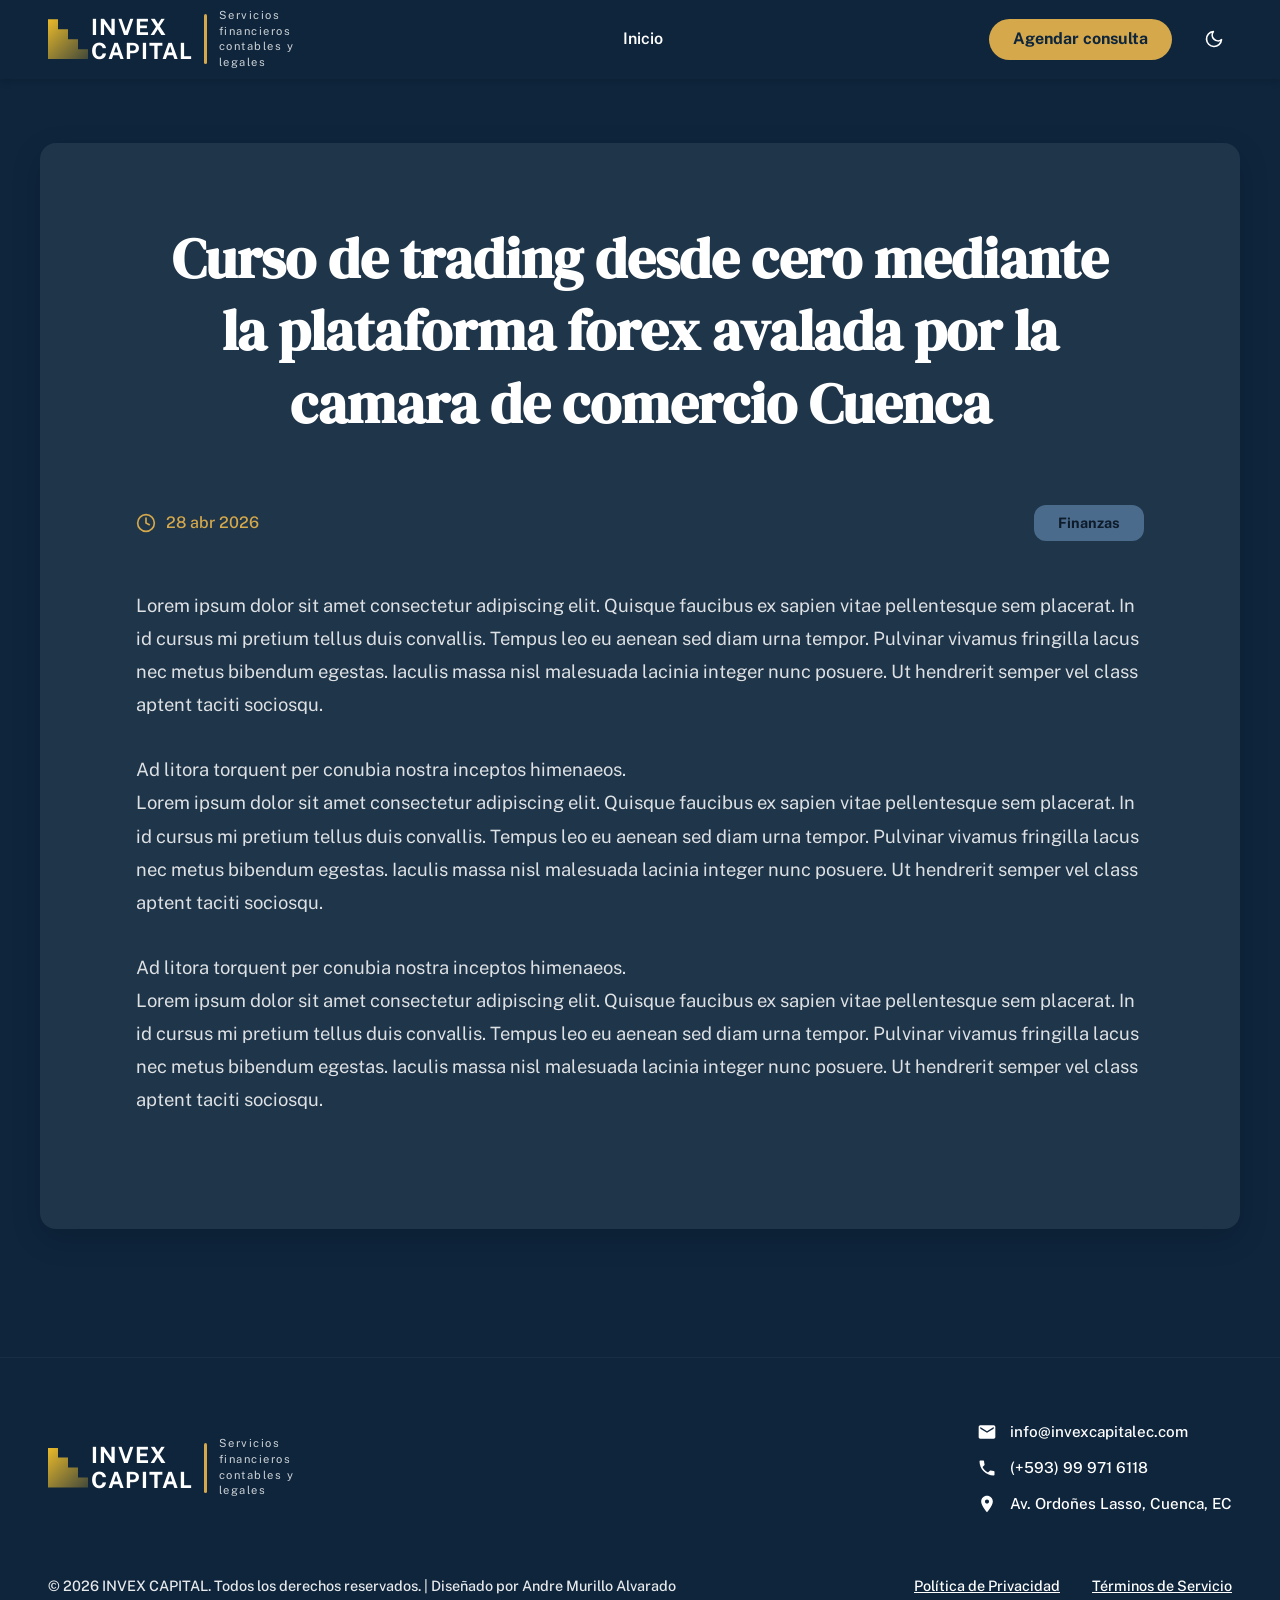
<file: single.html>
<!doctype html>
<html lang="en">
  <head>
    <meta charset="UTF-8" />
    <meta name="viewport" content="width=device-width, initial-scale=1.0" />
    <link rel="preconnect" href="https://fonts.googleapis.com" />
    <link rel="preconnect" href="https://fonts.gstatic.com" crossorigin />
    <link
      href="https://fonts.googleapis.com/css2?family=DM+Serif+Display:ital@0;1&family=Public+Sans:ital,wght@0,100..900;1,100..900&display=swap"
      rel="stylesheet"
    />
    <link rel="stylesheet" href="./css/normalize.css" />
    <link rel="stylesheet" href="./css/index.css" />
    <link rel="stylesheet" href="./css/header.css" />
    <link rel="stylesheet" href="./css/single.css" />
    <link rel="stylesheet" href="./css/footer.css" />
    <!--IMPORTANTE PONER ESTO PARA QUE LEA EL ARCHIVO JAVASCRIPT-->
    <script defer src="./main.js"></script>
    <title>Invex Capital</title>
  </head>
  <body>
    <header class="navbar">
      <!-- Sección del Logo -->
      <div class="logo-container">
        <div class="logo-icon"></div>
        <div class="logo-text">
          <h1>INVEX<br />CAPITAL</h1>
        </div>
        <div class="logo-divider"></div>
        <div class="logo-subtitle">
          Servicios<br />financieros<br />contables y<br />legales
        </div>
      </div>

      <!-- Enlaces de Navegación -->
      <nav class="nav-links" id="nav-links">
        <a href="index.html">Inicio</a>
      </nav>

      <!-- Botones de Acción -->
      <div class="action-container">
        <!-- Botón flotante en móvil -->
        <a href="agendar.html"
          ><button class="btn-primary">Agendar consulta</button></a
        >

        <!-- Botón de Modo Día/Noche -->
        <button
          id="theme-toggle"
          class="theme-toggle"
          aria-label="Cambiar tema"
        >
          <svg
            id="moon-icon"
            xmlns="http://www.w3.org/2000/svg"
            width="20"
            height="20"
            viewBox="0 0 24 24"
            fill="none"
            stroke="currentColor"
            stroke-width="2"
            stroke-linecap="round"
            stroke-linejoin="round"
          >
            <path d="M21 12.79A9 9 0 1 1 11.21 3 7 7 0 0 0 21 12.79z"></path>
          </svg>
          <svg
            id="sun-icon"
            class="hidden"
            xmlns="http://www.w3.org/2000/svg"
            width="20"
            height="20"
            viewBox="0 0 24 24"
            fill="none"
            stroke="currentColor"
            stroke-width="2"
            stroke-linecap="round"
            stroke-linejoin="round"
          >
            <circle cx="12" cy="12" r="5"></circle>
            <line x1="12" y1="1" x2="12" y2="3"></line>
            <line x1="12" y1="21" x2="12" y2="23"></line>
            <line x1="4.22" y1="4.22" x2="5.64" y2="5.64"></line>
            <line x1="18.36" y1="18.36" x2="19.78" y2="19.78"></line>
            <line x1="1" y1="12" x2="3" y2="12"></line>
            <line x1="21" y1="12" x2="23" y2="12"></line>
            <line x1="4.22" y1="19.78" x2="5.64" y2="18.36"></line>
            <line x1="18.36" y1="5.64" x2="19.78" y2="4.22"></line>
          </svg>
        </button>

        <!-- Botón Hamburguesa (Nuevo) -->
        <button class="hamburger" id="hamburger-btn" aria-label="Abrir menú">
          <svg
            xmlns="http://www.w3.org/2000/svg"
            width="28"
            height="28"
            viewBox="0 0 24 24"
            fill="none"
            stroke="currentColor"
            stroke-width="2"
            stroke-linecap="round"
            stroke-linejoin="round"
          >
            <line x1="3" y1="12" x2="21" y2="12"></line>
            <line x1="3" y1="6" x2="21" y2="6"></line>
            <line x1="3" y1="18" x2="21" y2="18"></line>
          </svg>
        </button>
      </div>
    </header>

    <!-- SECCIÓN DE LECTURA DE ARTÍCULO (SINGLE) -->
    <section class="single-article-section">
      <div class="single-article-container">
        <!-- Título del Artículo -->
        <h1 class="titulo article-title">
          Curso de trading desde cero mediante<br />
          la plataforma forex avalada por la<br />
          camara de comercio Cuenca
        </h1>

        <!-- Metadatos (Fecha y Categoría) -->
        <div class="article-meta">
          <div class="article-date">
            <!-- Ícono de reloj -->
            <svg
              xmlns="http://www.w3.org/2000/svg"
              width="20"
              height="20"
              viewBox="0 0 24 24"
              fill="none"
              stroke="currentColor"
              stroke-width="2"
              stroke-linecap="round"
              stroke-linejoin="round"
            >
              <circle cx="12" cy="12" r="10"></circle>
              <polyline points="12 6 12 12 16 14"></polyline>
            </svg>
            <span>28 abr 2026</span>
          </div>

          <span class="article-category-badge">Finanzas</span>
        </div>

        <!-- Contenido del Artículo -->
        <div class="article-content">
          <p>
            Lorem ipsum dolor sit amet consectetur adipiscing elit. Quisque
            faucibus ex sapien vitae pellentesque sem placerat. In id cursus mi
            pretium tellus duis convallis. Tempus leo eu aenean sed diam urna
            tempor. Pulvinar vivamus fringilla lacus nec metus bibendum egestas.
            Iaculis massa nisl malesuada lacinia integer nunc posuere. Ut
            hendrerit semper vel class aptent taciti sociosqu.
          </p>
          <p>
            Ad litora torquent per conubia nostra inceptos himenaeos.<br />
            Lorem ipsum dolor sit amet consectetur adipiscing elit. Quisque
            faucibus ex sapien vitae pellentesque sem placerat. In id cursus mi
            pretium tellus duis convallis. Tempus leo eu aenean sed diam urna
            tempor. Pulvinar vivamus fringilla lacus nec metus bibendum egestas.
            Iaculis massa nisl malesuada lacinia integer nunc posuere. Ut
            hendrerit semper vel class aptent taciti sociosqu.
          </p>
          <p>
            Ad litora torquent per conubia nostra inceptos himenaeos.<br />
            Lorem ipsum dolor sit amet consectetur adipiscing elit. Quisque
            faucibus ex sapien vitae pellentesque sem placerat. In id cursus mi
            pretium tellus duis convallis. Tempus leo eu aenean sed diam urna
            tempor. Pulvinar vivamus fringilla lacus nec metus bibendum egestas.
            Iaculis massa nisl malesuada lacinia integer nunc posuere. Ut
            hendrerit semper vel class aptent taciti sociosqu.
          </p>
        </div>
      </div>
    </section>

    <!-- FOOTER -->
    <footer id="contacto" class="footer-section">
      <div class="footer-container">
        <!-- Parte Superior del Footer: Logo e Información de Contacto -->
        <div class="footer-top">
          <!-- Sección del Logo (Reutilizando estructura del header) -->
          <div class="logo-container">
            <div class="logo-icon"></div>
            <div class="logo-text">
              <h1>INVEX<br />CAPITAL</h1>
            </div>
            <div class="logo-divider"></div>
            <div class="logo-subtitle">
              Servicios<br />financieros<br />contables y<br />legales
            </div>
          </div>

          <!-- Información de Contacto -->
          <div class="contact-info">
            <div class="contact-item">
              <svg
                xmlns="http://www.w3.org/2000/svg"
                width="20"
                height="20"
                viewBox="0 0 24 24"
                fill="currentColor"
              >
                <path
                  d="M20 4H4c-1.1 0-1.99.9-1.99 2L2 18c0 1.1.9 2 2 2h16c1.1 0 2-.9 2-2V6c0-1.1-.9-2-2-2zm0 4-8 5-8-5V6l8 5 8-5v2z"
                />
              </svg>
              <span>info@invexcapitalec.com</span>
            </div>
            <div class="contact-item">
              <svg
                xmlns="http://www.w3.org/2000/svg"
                width="20"
                height="20"
                viewBox="0 0 24 24"
                fill="currentColor"
              >
                <path
                  d="M6.62 10.79c1.44 2.83 3.76 5.14 6.59 6.59l2.2-2.2c.27-.27.67-.36 1.02-.24 1.12.37 2.33.57 3.57.57.55 0 1 .45 1 1V20c0 .55-.45 1-1 1-9.39 0-17-7.61-17-17 0-.55.45-1 1-1h3.5c.55 0 1 .45 1 1 0 1.25.2 2.45.57 3.57.11.35.03.74-.25 1.02l-2.2 2.2z"
                />
              </svg>
              <span>(+593) 99 971 6118</span>
            </div>
            <div class="contact-item">
              <svg
                xmlns="http://www.w3.org/2000/svg"
                width="20"
                height="20"
                viewBox="0 0 24 24"
                fill="currentColor"
              >
                <path
                  d="M12 2C8.13 2 5 5.13 5 9c0 5.25 7 13 7 13s7-7.75 7-13c0-3.87-3.13-7-7-7zm0 9.5c-1.38 0-2.5-1.12-2.5-2.5s1.12-2.5 2.5-2.5 2.5 1.12 2.5 2.5-1.12 2.5-2.5 2.5z"
                />
              </svg>
              <span>Av. Ordoñes Lasso, Cuenca, EC</span>
            </div>
          </div>
        </div>

        <!-- Parte Inferior del Footer: Derechos y Enlaces Legales -->
        <div class="footer-bottom">
          <div class="copyright">
            © 2026 INVEX CAPITAL. Todos los derechos reservados. | Diseñado por
            Andre Murillo Alvarado
          </div>
          <div class="legal-links">
            <a href="#politica-privacidad">Política de Privacidad</a>
            <a href="#terminos-servicio">Términos de Servicio</a>
          </div>
        </div>
      </div>
    </footer>
  </body>
</html>
</file>
<file: css/index.css>
/* --- RESET GLOBAL PARA EVITAR DESBORDAMIENTOS --- */
*,
*::before,
*::after {
  box-sizing: border-box;
}

html,
body {
  max-width: 100vw;
  overflow-x: hidden; /* Esto corta de raíz cualquier scroll horizontal */
}

html {
  scroll-behavior: smooth;
}

:root {
  --bg-color: #0e253c;
  --text-color: #ffffff;
  --divisor-color: #d4a84b;
  --primario: #0e253c;
  --bg-card: #1f354a;
  --bg-card-2: #e7ebef;
  --secundario: #d4a84b;
  --secundario-hover: #b5952f;
}

/* Variables para Modo Claro */
[data-theme="light"] {
  --bg-color: #ffffff;
  --text-color: #0e253c;
  --divisor-color: #d4a84b;
  --bg-card: #f6fafd;
  --bg-card-2: #e7ebef;
  --secundario: #d4a84b;
  --secundario-hover: #b5962fad;
}

body {
  margin: 0;
  font-family: "Public Sans", sans-serif;
  background-color: var(--bg-color);
  color: var(--text-color);
  transition:
    background-color 0.3s ease,
    color 0.3s ease; /* Transición suave para el tema */
}

.titulo {
  font-family: "DM Serif Display", serif;
}

.btn-primary {
  background-color: var(--secundario);
  color: var(
    --bg-color
  ); /* El texto siempre oscuro para contrastar con el dorado */
  border: none;
  padding: 0.7rem 1.5rem;
  border-radius: 25px;
  font-weight: 700;
  font-size: 1rem;
  cursor: pointer;
  transition: all 0.2s ease;
}

.btn-primary:hover {
  color: var(--text-color);
  box-shadow:
    #d4a94b8a 0px 0px 1px 5px,
    #d4a94b32 0px 0px 5px 10px;
}

.btn-primary:active {
  transform: scale(0.95);
}
</file>
<file: css/header.css>
/* Contenedor principal de la navegación */
.navbar {
  display: flex;
  position: sticky;
  top: 0;
  left: 0;
  z-index: 1000;
  background-color: var(--bg-color);
  justify-content: space-between;
  align-items: center;
  padding: 0.5rem 3rem;
  box-shadow: 0 4px 6px rgba(0, 0, 0, 0.1);
}

/* --- LOGO --- */
.logo-container {
  display: flex;
  align-items: center;
  gap: 0.2rem;
}

/* Aproximación visual del ícono de cuadros escalonados con CSS */
.logo-icon {
  width: 40px;
  height: 40px;
  background: linear-gradient(135deg, #eaba2a 0%, #d4af3743 100%);
  clip-path: polygon(
    0 0,
    25% 0,
    25% 25%,
    50% 25%,
    50% 50%,
    75% 50%,
    75% 75%,
    100% 75%,
    100% 100%,
    0 100%
  );
}

.logo-text h1 {
  margin: 0;
  font-size: 1.4rem;
  line-height: 1.1;
  letter-spacing: 1px;
  font-weight: 700;
}

.logo-divider {
  width: 3px;
  height: 50px;
  background-color: var(--divisor-color);
  margin: 0 0.5rem;
  border-radius: 2px;
}

.logo-subtitle {
  font-size: 0.7rem;
  line-height: 1.4;
  letter-spacing: 1.5px;
  text-transform: lowercase;
  color: var(--text-color);
  opacity: 0.8;
}

.logo-subtitle::first-line {
  text-transform: capitalize;
}

/* --- NAVEGACIÓN --- */
.nav-links {
  display: flex;
  gap: 2.5rem;
}

.nav-links a {
  color: var(--text-color);
  text-decoration: none;
  font-weight: 600;
  font-size: 1rem;
  transition: color 0.2s ease;
}

.nav-links a:hover {
  color: var(--secundario);
}

/* --- BOTONES DE ACCIÓN --- */
.action-container {
  display: flex;
  align-items: center;
  gap: 1.5rem;
}

/* Botón de tema */
.theme-toggle {
  background: transparent;
  border: none;
  color: var(--text-color);
  cursor: pointer;
  display: flex;
  align-items: center;
  justify-content: center;
  padding: 0.5rem;
  border-radius: 50%;
  transition: background-color 0.2s ease;
}

.theme-toggle:hover {
  background-color: rgba(128, 128, 128, 0.2);
}

.hidden {
  display: none;
}

/* Ocultar el hamburger por defecto en escritorio */
.hamburger {
  display: none;
  background: transparent;
  border: none;
  color: var(--text-color);
  cursor: pointer;
  padding: 0.5rem;
  transition: color 0.3s ease;
}

/* --- RESPONSIVE: MÓVILES (< 1100px) --- */
@media (max-width: 1100px) {
  .navbar {
    padding: 1rem 1.5rem;
    position: relative; /* Necesario para que el menú desplegable se posicione correctamente */
  }

  /* Reducimos un poco el logo para que no se amontone con los botones */
  .logo-icon {
    width: 30px;
    height: 30px;
  }
  .logo-text h1 {
    font-size: 1.1rem;
  }
  .logo-divider {
    height: 40px;
  }
  .logo-subtitle {
    font-size: 0.6rem;
  }

  /* Mostrar botón hamburguesa */
  .hamburger {
    display: flex;
    align-items: center;
    justify-content: center;
  }

  /* Convertir la barra de navegación en un menú desplegable */
  .nav-links {
    display: none; /* Oculto por defecto */
    flex-direction: column;
    position: absolute;
    top: 100%;
    left: 0;
    width: 100%;
    background-color: var(--bg-color); /* Usamos el fondo principal */
    padding: 1rem 0;
    gap: 0;
    box-shadow: 0 8px 16px rgba(0, 0, 0, 0.2);
    z-index: 999;
  }

  /* Clase que se activa con JavaScript */
  .nav-links.active {
    display: flex;
  }

  .nav-links a {
    padding: 1rem;
    width: 100%;
    text-align: center;
    box-sizing: border-box;
    border-bottom: 1px solid rgba(128, 128, 128, 0.1);
  }

  /* Fijar el botón de Agendar Consulta abajo a la derecha */
  .action-container .btn-primary {
    position: fixed;
    bottom: 20px;
    right: 20px;
    z-index: 1000;
    box-shadow: 0 4px 10px rgba(0, 0, 0, 0.4);
  }
}
</file>
<file: css/hero.css>
/* --- SECCIÓN HERO --- */
.hero {
  display: grid;
  /* Cambiamos la proporción: 40% texto, 60% imágenes */
  grid-template-columns: 0.8fr 1.2fr;
  gap: 2rem; /* Reducimos la separación central */
  padding: 4rem 3rem 0 0;
  max-width: 1200px;
  margin: 0 auto;
  align-items: stretch; /* Fuerza a que ambas columnas tengan la misma altura */
}

/* --- COLUMNA DE TEXTO --- */
.hero-content {
  /* Usa la variable de tu tema claro para el fondo */
  background-color: var(--bg-card);
  padding: 3rem 4rem;
  display: flex;
  flex-direction: column;
  justify-content: center; /* Centra el contenido verticalmente */
  align-items: flex-start;
}

.hero-title {
  font-size: 3.5rem;
  line-height: 1.1;
  margin: 0;
  color: var(--text-color);
}

.hero-title .highlight {
  color: var(--text-color);
  transition: color 0.3s ease;
}

[data-theme="light"] .hero-title .highlight {
  color: var(--secundario); /* Dorado en modo claro */
}

.hero-divider {
  width: 60px;
  height: 3px;
  background-color: var(--divisor-color);
  margin: 1.5rem 0;
}

.hero-text {
  font-size: 1.1rem;
  line-height: 1.6;
  margin-bottom: 2.5rem;
  padding-right: 1rem; /* Evita que el texto toque el borde derecho */
}

/* --- COLUMNA DE IMÁGENES (SUPERPOSICIÓN EXACTA) --- */
.hero-images {
  position: relative;
  width: 100%;
  min-height: 450px; /* Altura mínima para que no colapse */
  display: flex;
}

.img-main {
  width: 100%;
  height: 100%;
  object-fit: cover;
  /* Quitamos los bordes redondeados si en tu diseño la foto principal es cuadrada */
  border-radius: 4px;
}

.img-overlay {
  position: absolute;
  /* Jugamos con valores negativos para que salga del marco de la foto principal */
  bottom: -15px;
  right: -15px;
  width: 45%;
  height: 55%;
  object-fit: cover;
  border-radius: 20px; /* Bordes bien redondeados de la imagen pequeña */
  /* El truco del "recorte": un borde muy grueso del mismo color que el fondo de tu página web */
  border: 15px solid var(--bg-color);
  transition: border-color 0.3s ease;
}

/* --- RESPONSIVE BASICO (< 992px) --- */
@media (max-width: 992px) {
  .hero {
    grid-template-columns: 1fr; /* Pasa a una sola columna */
    gap: 3rem;
    padding: 2rem 1.5rem;
  }

  .hero-content {
    padding: 2.5rem;
  }

  .hero-images {
    height: 400px; /* Le damos altura fija en móvil porque ya no hace stretch con el texto */
  }
}

/* --- RESPONSIVE MÓVILES (< 796px) --- */
@media (max-width: 796px) {
  .hero-title {
    font-size: 2.5rem;
  }

  .img-overlay {
    width: 55%; /* Más grande en móviles para que se aprecie */
    border-width: 10px; /* Borde un poco más delgado en móvil */
    bottom: -10px;
    right: -10px;
  }
}
</file>
<file: css/servicios.css>
/* --- SECCIÓN SERVICIOS --- */
.services-section {
  padding: 6rem 3rem;
  max-width: 1200px;
  margin: 0 auto;
  text-align: center;
}

.services-header {
  margin-bottom: 4rem;
}

.services-header .subtitle {
  color: var(--text-color);
  font-size: 1rem;
  text-transform: uppercase;
  letter-spacing: 1px;
  margin-bottom: 1rem;
  transition: color 0.3s ease;
}

[data-theme="light"] .services-header .subtitle {
  color: var(--secundario); /* El subtítulo es dorado en modo claro */
}

.services-title {
  font-size: 3rem;
  line-height: 1.2;
  margin: 0 0 1.5rem 0;
  color: var(--text-color);
}

.services-title .highlight {
  color: var(--text-color);
  transition: color 0.3s ease;
}

[data-theme="light"] .services-title .highlight {
  color: var(--secundario); /* "su éxito" es dorado en modo claro */
}

.services-description {
  font-size: 1.1rem;
  max-width: 800px;
  margin: 0 auto;
  opacity: 0.9;
  line-height: 1.6;
}

/* --- GRID DE TARJETAS --- */
.services-grid {
  display: grid;
  grid-template-columns: repeat(3, 1fr);
  gap: 2rem;
  text-align: left;
}

.service-card {
  background-color: var(--bg-card); /* Usamos tu variable de fondo oscuro */
  border-radius: 16px;
  padding: 2.5rem;
  cursor: pointer;
  transition:
    transform 0.3s ease,
    box-shadow 0.3s ease,
    background-color 0.3s ease;
  border: 1px solid transparent; /* Preparado para el hover en modo claro */
  box-shadow: 0 4px 6px rgba(0, 0, 0, 0.1);
}

/* Ajustes para el tema claro */
[data-theme="light"] .service-card {
  background-color: #ffffff; /* Tarjetas blancas en modo claro */
  box-shadow: 0 10px 30px rgba(0, 0, 0, 0.05); /* Sombra suave */
}

.service-card:hover {
  transform: translateY(-5px);
}

[data-theme="light"] .service-card:hover {
  box-shadow: 0 15px 35px rgba(0, 0, 0, 0.1);
}

.card-icon {
  background-color: #f0f4f8; /* Fondo sutil para el ícono */
  width: 60px;
  height: 60px;
  border-radius: 12px;
  display: flex;
  align-items: center;
  justify-content: center;
  margin-bottom: 2rem;
  color: var(--bg-color); /* El ícono es del color principal oscuro */
  transition:
    background-color 0.3s ease,
    color 0.3s ease;
}

[data-theme="light"] .card-icon {
  color: var(--secundario); /* Ícono dorado en modo claro */
  background-color: #fff9ed; /* Fondo doradito muy tenue */
}

.card-header {
  display: flex;
  justify-content: space-between;
  align-items: center;
  margin-bottom: 1.5rem;
}

.card-header h3 {
  margin: 0;
  font-size: 1.5rem;
}

.expand-icon {
  color: var(--secundario);
  transition: transform 0.3s ease;
}

.card-summary {
  font-size: 0.95rem;
  line-height: 1.6;
  margin-bottom: 2rem;
  opacity: 0.8;
}

.service-list {
  list-style: none;
  padding: 0;
  margin: 0;
}

.service-item {
  margin-bottom: 1rem;
  border-bottom: 1px solid rgba(128, 128, 128, 0.2);
  padding-bottom: 0.5rem;
}

.service-item:last-child {
  border-bottom: none;
  margin-bottom: 0;
  padding-bottom: 0;
}

.item-title {
  font-size: 0.95rem;
  font-weight: 500;
  display: flex;
  align-items: center;
  gap: 0.5rem;
}

.bullet {
  color: var(--secundario);
  font-size: 1.2rem;
  font-weight: bold;
}

/* --- ESTILOS DE EXPANSIÓN (ACORDEÓN) --- */
.service-detail {
  font-size: 0.85rem;
  opacity: 0.7;
  margin-top: 0.5rem;
  padding-left: 1.5rem;
  line-height: 1.5;
  /* Configuración para la animación de altura */
  max-height: 0;
  overflow: hidden;
  transition:
    max-height 0.4s ease,
    opacity 0.4s ease;
}

/* Clases que se activan vía JavaScript */
.service-card.expanded .expand-icon {
  transform: rotate(180deg); /* Rota la flecha */
}

.service-card.expanded .service-detail {
  max-height: 150px; /* Valor arbitrario suficientemente grande para el contenido */
  opacity: 1;
}

/* --- RESPONSIVE --- */
@media (max-width: 992px) {
  .services-grid {
    grid-template-columns: repeat(2, 1fr); /* Pasa a 2 columnas en tablet */
  }
}

@media (max-width: 768px) {
  .services-section {
    padding: 4rem 1.5rem;
  }

  .services-title {
    font-size: 2.5rem;
  }

  .services-grid {
    grid-template-columns: 1fr; /* Pasa a 1 columna en móvil */
  }
}
</file>
<file: css/subHero.css>
/* --- SECCIÓN SUB-HERO EQUIPO --- */
.sub-hero-equipo {
  position: relative;
  width: 100%;
  min-height: 80vh; /* Ocupa el 60% del alto de la ventana visible */
  display: flex;
  align-items: center;
  justify-content: center;
  text-align: center;
  padding: 4rem 2rem;

  /* El truco del overlay: Un gradiente semitransparente sobre la imagen */
  /* El valor 0.65 dicta el nivel de oscuridad (0 es invisible, 1 es negro sólido) */
  background: url("../assets/sub_hero.png");
  background-size: cover; /* Asegura que la imagen cubra todo el espacio sin deformarse */
  background-position: center; /* Centra la imagen */
  background-repeat: no-repeat;
}

.sub-hero-content {
  max-width: 1000px;
  z-index: 2;
  /* Forzamos el texto a blanco para que resalte sobre el overlay sin importar el tema (día/noche) */
  color: #ffffff;
}

.sub-hero-content .subtitle {
  font-size: 1rem;
  text-transform: uppercase;
  letter-spacing: 1px;
  margin-bottom: 1rem;
  color: #ffffff;
  opacity: 0.9;
}

.sub-hero-title {
  font-size: 3.5rem;
  line-height: 1.2;
  margin: 0 0 1.5rem 0;
  color: #ffffff;
}

.sub-hero-text {
  font-size: 1.15rem;
  line-height: 1.6;
  margin: 0 auto;
  max-width: 850px;
  opacity: 0.9; /* Un poco de transparencia para diferenciarlo del título */
  margin-bottom: 6rem;
}

/* --- RESPONSIVE BASICO (< 992px) --- */
@media (max-width: 992px) {
  .sub-hero-title {
    font-size: 2.8rem;
  }

  .sub-hero-text {
    font-size: 1.1rem;
  }
}

/* --- RESPONSIVE MÓVILES (< 796px) --- */
@media (max-width: 796px) {
  .sub-hero-equipo {
    min-height: 50vh; /* Reducimos un poco la altura en móviles */
    padding: 4rem 1.5rem;
  }

  .sub-hero-title {
    font-size: 2.2rem;
    /* Quitamos el salto de línea forzado en móviles para que fluya natural */
    word-break: break-word;
  }

  .sub-hero-content br {
    display: none; /* Oculta los <br> en móvil para evitar saltos raros */
  }

  .sub-hero-text {
    font-size: 1rem;
  }
}
</file>
<file: css/equipo_cards.css>
/* --- SECCIÓN EQUIPO (TARJETAS) --- */
.team-section {
  padding: 6rem 3rem 0rem 3rem;
  max-width: 1200px;
  margin: 0 auto;
}

.team-grid {
  display: grid;
  grid-template-columns: repeat(3, 1fr);
  gap: 2rem;
  align-items: stretch; /* Asegura que todas las tarjetas midan lo mismo */
}

.team-card {
  display: flex;
  flex-direction: column;
  border-radius: 8px;
  /* overflow: hidden; -- Removido para permitir que la foto sobresalga hacia arriba */
  box-shadow: 0 4px 15px rgba(0, 0, 0, 0.15);
  background-color: #ffffff; /* Fondo blanco fijo para contrastar */
  margin-top: 20px;
  margin-bottom: 50px;
  transition: transform 0.3s ease;
}

.team-card:hover {
  transform: translateY(
    -5px
  ); /* Pequeño efecto de elevación al pasar el mouse */
}

/* --- PARTE SUPERIOR DE LA TARJETA --- */
.team-card-top {
  /* Aquí podrás cambiar este background-color por un background-image en el futuro */
  background-size: cover;
  background-position: center;
  height: 220px;
  border-radius: 8px 8px 0 0; /* Mantiene las esquinas superiores redondeadas */
  display: flex;
  align-items: center;
  justify-content: center;
}

/* --- AVATAR (CÍRCULO) --- */
.team-avatar {
  width: 100%;
  height: 100%;
  background-color: var(--bg-card);
  display: flex;
  align-items: center;
  justify-content: center;
  position: relative;
  border-radius: 8px 8px 0 0;
  box-shadow: 0 4px 10px rgba(0, 0, 0, 0.1);
}

.initials {
  color: #ffffff;
  font-size: 3.2rem;
  line-height: 1;
}

/* Estilo preparado para cuando agregues las fotos de perfil */
.avatar-img {
  width: auto;
  height: 130%; /* Altura superior al 100% para crear el efecto de sobresalir */
  object-fit: cover;
  position: absolute;
  object-position: bottom; /* Alinea visualmente el interior de la foto hacia abajo */
  position: center;
  bottom: 0; /* Ancla físicamente la imagen a la base del contenedor */
  left: 20;
  filter: grayscale(100%); /* Imagen en blanco y negro por defecto */
  transition: filter 0.4s ease;
}

.team-card:hover .avatar-img {
  filter: grayscale(0%); /* Restaura el color al hacer hover sobre la tarjeta */
}

/* --- CONTENIDO DE LA TARJETA --- */
.team-card-bottom {
  border-radius: 0 0 8px 8px; /* Mantiene las esquinas inferiores redondeadas */
  padding: 2.5rem 2rem;
  display: flex;
  flex-direction: column;
  flex-grow: 1; /* Hace que esta sección ocupe el espacio sobrante */
}

.team-name {
  font-size: 1.5rem;
  color: var(--primario); /* Fuerza el azul oscuro siempre */
  margin: 0 0 1rem 0;
  line-height: 1.2;
}

.team-role {
  font-size: 0.95rem;
  color: #4a5568; /* Un gris oscuro para jerarquía visual */
  margin: 0 0 1rem 0;
  line-height: 1.5;
}

.team-divider {
  width: 45px;
  height: 4px;
  background-color: var(--secundario); /* Dorado */
  margin: 0.5rem 0 1.5rem 0;
  border-radius: 2px;
}

.team-bio {
  font-size: 0.95rem;
  color: #4a5568;
  line-height: 1.6;
  margin: 0;
}

/* --- RESPONSIVE --- */
@media (max-width: 1024px) {
  .team-grid {
    gap: 1.5rem;
  }
  .team-card-bottom {
    padding: 2rem 1.5rem;
  }
}

@media (max-width: 992px) {
  .team-grid {
    grid-template-columns: repeat(2, 1fr); /* 2 columnas en tablets */
  }
}

@media (max-width: 650px) {
  .team-section {
    padding: 3rem 1.5rem;
  }
  .team-grid {
    grid-template-columns: 1fr; /* 1 columna en móviles */
  }
}
</file>
<file: css/certificaciones.css>
/* --- SECCIÓN CONFIANZA Y CERTIFICACIONES --- */
.trust-section {
  padding: 6rem 3rem 0rem 3rem;
  max-width: 1200px;
  margin: 0 auto;
}

/* --- CABECERA (GRID 60/40) --- */
.trust-header {
  display: flex;
  justify-content: space-between;
  align-items: center;
  gap: 4rem;
  margin-bottom: 4rem;
}

.header-left {
  flex: 1.5; /* Ocupa más espacio */
}

.header-right {
  flex: 1; /* Ocupa menos espacio */
}

.trust-section .subtitle {
  color: var(--text-color);
  font-size: 1rem;
  text-transform: uppercase;
  letter-spacing: 1px;
  margin-bottom: 1rem;
  transition: color 0.3s ease;
}

[data-theme="light"] .trust-section .subtitle {
  color: var(--secundario);
}

.trust-title {
  font-size: 3.5rem;
  line-height: 1.1;
  margin: 0;
  color: var(--text-color);
}

[data-theme="light"] .trust-title .highlight {
  color: var(--secundario);
}

.trust-description {
  font-size: 1.15rem;
  text-align: center;
  line-height: 1.6;
  margin: 0;
  opacity: 0.9;
}

/* --- TESTIMONIOS (FILA 1) --- */
.testimonials-grid {
  display: grid;
  grid-template-columns: repeat(3, 1fr);
  gap: 2rem;
  margin-bottom: 2rem;
}

.testimonial-card {
  background-color: var(
    --bg-card
  ); /* Usando variable oscura/clara de tu index.css */
  border-radius: 20px;
  padding: 2.5rem;
  display: flex;
  flex-direction: column;
  box-shadow: 0 4px 6px rgba(0, 0, 0, 0.1);
  transition:
    background-color 0.3s ease,
    box-shadow 0.3s ease;
}

.testimonial-card .testimonial-author svg {
  width: 70px;
  height: 70px;
  color: var(--text-color);
  flex-shrink: 0;
}

[data-theme="light"] .testimonial-card .testimonial-author svg {
  color: var(--secundario); /* Íconos dorados en modo claro según tu diseño */
}

.quote-icon {
  color: var(--secundario); /* Comillas doradas */
  margin-bottom: 1rem;
}

.testimonial-text {
  font-size: 0.9rem;
  line-height: 1.6;
  margin: 0 0 2rem 0;
  opacity: 0.85;
  flex-grow: 1; /* Empuja el autor hacia abajo si el texto es corto */
}

.testimonial-author {
  display: flex;
  align-items: center;
  gap: 1rem;
}

.author-img {
  width: 50px;
  height: 50px;
  border-radius: 50%;
  object-fit: cover;
  background-color: var(--primario); /* Fondo de respaldo si no hay foto */
}

.author-info h4 {
  margin: 0 0 0.2rem 0;
  font-size: 1rem;
  color: var(--text-color);
}

.author-info span {
  font-size: 0.75rem;
  opacity: 0.7;
  display: block;
  line-height: 1.3;
}

/* --- CERTIFICACIONES (ENLACES - FILA 2) --- */
.certifications-grid {
  display: grid;
  grid-template-columns: repeat(3, 1fr);
  gap: 2rem;
  margin-bottom: 4rem;
}

/* Estilos clave para que el enlace luzca como una tarjeta */
.cert-link-card {
  display: flex;
  align-items: center;
  gap: 1.5rem;
  background-color: var(--bg-card);
  border-radius: 12px;
  padding: 1.5rem;
  text-decoration: none; /* Quita el subrayado del link */
  color: var(--text-color); /* Hereda el color del texto */
  transition:
    transform 0.2s ease,
    box-shadow 0.2s ease,
    background-color 0.3s ease;
  box-shadow: 0 4px 6px rgba(0, 0, 0, 0.1);
}

[data-theme="light"] .cert-link-card {
  background-color: #ffffff;
  border: 1px solid rgba(0, 0, 0, 0.05); /* Un borde sutil en modo claro */
}

/* Efecto hover interactivo para el enlace */
.cert-link-card:hover {
  transform: translateY(-5px);
  box-shadow: 0 8px 15px rgba(0, 0, 0, 0.15);
}

[data-theme="light"] .cert-link-card:hover {
  box-shadow: 0 8px 20px rgba(0, 0, 0, 0.08);
}

.cert-icon {
  flex-shrink: 0;
  color: var(--text-color); /* Blanco en dark, Azul en light */
}

[data-theme="light"] .cert-icon {
  color: var(--secundario); /* Íconos dorados en modo claro según tu diseño */
}

.cert-info h4 {
  margin: 0 0 0.3rem 0;
  font-size: 1.2rem;
}

.cert-info p {
  margin: 0;
  font-size: 0.9rem;
  line-height: 1.4;
  opacity: 0.8;
}

/* --- RESPONSIVE --- */
@media (max-width: 1024px) {
  .trust-header {
    flex-direction: column;
    align-items: flex-start;
    gap: 2rem;
  }
}

@media (max-width: 992px) {
  .testimonials-grid,
  .certifications-grid {
    grid-template-columns: repeat(2, 1fr); /* 2 columnas en tablet */
  }

  /* Centrar la última certificación si quedan impares en 2 columnas */
  .certifications-grid .cert-link-card:last-child {
    grid-column: span 2;
    max-width: 50%;
    margin: 0 auto;
  }
}

@media (max-width: 768px) {
  .trust-section {
    padding: 4rem 1.5rem 0rem 1.5rem;
  }

  .trust-title {
    font-size: 2.5rem;
  }

  .testimonials-grid,
  .certifications-grid {
    grid-template-columns: 1fr; /* 1 columna en móvil */
  }

  .certifications-grid .cert-link-card:last-child {
    grid-column: span 1;
    max-width: 100%;
  }
}
</file>
<file: css/educacion.css>
/* --- SECCIÓN EDUCACIÓN Y BLOG --- */
.edu-section {
  padding: 6rem 3rem;
  max-width: 1200px;
  margin: 0 auto;
  text-align: center;
}

.edu-header {
  margin-bottom: 4rem;
}

.edu-section .subtitle {
  color: var(--text-color);
  font-size: 1rem;
  text-transform: uppercase;
  letter-spacing: 1px;
  margin-bottom: 1rem;
  transition: color 0.3s ease;
}

[data-theme="light"] .edu-section .subtitle {
  color: var(--secundario);
}

.edu-title {
  font-size: 3.5rem;
  line-height: 1.2;
  margin: 0 0 1.5rem 0;
  color: var(--text-color);
}

.edu-description {
  font-size: 1.15rem;
  line-height: 1.6;
  max-width: 900px;
  margin: 0 auto;
  opacity: 0.9;
}

/* --- TARJETAS DE ARTÍCULOS --- */
.edu-grid {
  display: grid;
  grid-template-columns: repeat(3, 1fr);
  gap: 2rem;
  text-align: left;
  margin-bottom: 3rem;
}

.edu-card {
  display: flex;
  flex-direction: column;
  background-color: var(--bg-card-2); /* El color gris claro de tu paleta */
  border-radius: 12px;
  padding: 2.5rem 2rem;
  text-decoration: none;
  /* Forzamos el color del texto a oscuro porque el fondo siempre es claro en esta tarjeta */
  color: var(--primario);
  transition:
    transform 0.3s ease,
    box-shadow 0.3s ease,
    background-color 0.3s ease;
}

[data-theme="light"] .edu-card {
  background-color: #ffffff;
  box-shadow: 0 10px 30px rgba(0, 0, 0, 0.06);
}

.edu-card:hover {
  transform: translateY(-8px);
  box-shadow: 0 15px 35px rgba(0, 0, 0, 0.15);
}

/* --- ETIQUETAS (BADGES) --- */
.edu-badge {
  align-self: flex-start;
  background-color: #b6d0e2; /* Azul claro para el tema oscuro */
  color: var(--primario);
  font-weight: 700;
  font-size: 0.9rem;
  padding: 0.5rem 1.2rem;
  border-radius: 8px;
  margin-bottom: 1.5rem;
  transition:
    background-color 0.3s ease,
    color 0.3s ease;
}

[data-theme="light"] .edu-badge {
  background-color: #eedcba; /* Dorado claro para el tema de día */
  color: #a67c00; /* Texto dorado oscuro */
}

/* --- CONTENIDO DE LA TARJETA --- */
.edu-card .card-title {
  font-size: 1.4rem;
  margin: 0 0 1rem 0;
  line-height: 1.3;
  color: var(--primario); /* Asegura que el título siempre sea azul oscuro */
}

.edu-card .card-excerpt {
  font-size: 0.95rem;
  line-height: 1.6;
  margin: 0 0 2rem 0;
  opacity: 0.8;
  flex-grow: 1; /* Empuja la fecha hacia abajo si el texto es corto */
}

/* --- META (FECHA E ICONO) --- */
.card-meta {
  display: flex;
  align-items: center;
  gap: 0.5rem;
  font-weight: 500;
  font-size: 0.95rem;
  opacity: 0.8;
}

.card-meta svg {
  /* Ajuste para que el icono del reloj se vea igual que en tu diseño */
  stroke-width: 2.5;
}

/* --- RESPONSIVE --- */
@media (max-width: 1024px) {
  .edu-grid {
    gap: 1.5rem;
  }

  .edu-card {
    padding: 2rem 1.5rem;
  }
}

@media (max-width: 992px) {
  .edu-title {
    font-size: 2.8rem;
  }

  .edu-grid {
    grid-template-columns: repeat(2, 1fr); /* 2 columnas en tablet */
  }
}

@media (max-width: 768px) {
  .edu-section {
    padding: 6rem 3rem 0rem 3rem;
  }

  .edu-title {
    font-size: 2.3rem;
  }

  .edu-grid {
    grid-template-columns: 1fr; /* 1 columna en móvil */
  }
}
</file>
<file: css/footer.css>
/* --- FOOTER --- */
.footer-section {
  background-color: var(
    --bg-color
  ); /* Utiliza el color de fondo principal (oscuro o claro según el tema) */
  color: var(--text-color);
  padding: 4rem 3rem 2rem; /* Espaciado superior, laterales, inferior */
  border-top: 1px solid rgba(128, 128, 128, 0.1); /* Línea separadora sutil superior */
  transition:
    background-color 0.3s ease,
    color 0.3s ease;
}

.footer-container {
  max-width: 1200px;
  margin: 0 auto;
}

/* --- FOOTER TOP: LOGO Y CONTACTO --- */
.footer-top {
  display: flex;
  justify-content: space-between;
  align-items: center;
  margin-bottom: 2rem;
}

/* Reutilizando la clase .logo-container del header */
.footer-top .logo-container {
  /* No es necesario redefinir estilos, hereda los del header.css */
}

.contact-info {
  display: flex;
  flex-direction: column;
  gap: 1rem;
}

.contact-item {
  display: flex;
  align-items: center;
  gap: 0.8rem;
  font-size: 0.95rem;
  font-weight: 500;
}

.contact-item svg {
  color: var(--text-color); /* Íconos del color del texto actual */
  transition: color 0.3s ease;
}

/* --- FOOTER BOTTOM: COPYRIGHT Y ENLACES --- */
.footer-bottom {
  display: flex;
  justify-content: space-between;
  align-items: center;
  padding-top: 2rem;
  font-size: 0.9rem;
  font-weight: 500;
}

.copyright {
  opacity: 0.9;
}

.legal-links {
  display: flex;
  gap: 2rem;
}

.legal-links a {
  color: var(--text-color);
  text-decoration: underline; /* Subrayado por defecto según tu diseño */
  transition: color 0.2s ease;
}

.legal-links a:hover {
  color: var(--secundario); /* Dorado al pasar el mouse */
}

/* --- RESPONSIVE FOOTER --- */
@media (max-width: 992px) {
  .footer-top {
    flex-direction: column;
    align-items: flex-start; /* Alinea logo y contacto a la izquierda */
    gap: 2.5rem;
  }
}

@media (max-width: 768px) {
  .footer-section {
    padding: 3rem 1.5rem 2rem;
  }

  .footer-bottom {
    flex-direction: column;
    align-items: flex-start;
    gap: 1.5rem;
  }

  .legal-links {
    gap: 1.5rem;
    display: flex;
    flex-direction: column;
  }
}

/* Pequeño ajuste para pantallas muy pequeñas (celulares verticales) */
@media (max-width: 480px) {
  .footer-top .logo-container {
    flex-direction: row;
    align-items: center;
    gap: 0.5rem;
  }

  .footer-top .logo-divider {
    width: 3px;
    height: 50px;
    margin: 0.5rem 0;
  }
}
</file>
<file: css/agendar_step1.css>
/* --- LÓGICA DEL MULTIPASO (WIZARD) --- */
.wizard-section {
  padding: 4rem 3rem;
  max-width: 1200px;
  margin: 0 auto;
  min-height: 80vh; /* Asegura que la pantalla no salte bruscamente al cambiar de pasos */
}

/* Ocultar todos los pasos por defecto */
.wizard-step {
  display: none;
  animation: fadeInStep 0.5s ease forwards;
}

/* Solo mostrar el paso activo */
.wizard-step.active {
  display: block;
}

/* Animación suave al cambiar de paso */
@keyframes fadeInStep {
  from {
    opacity: 0;
    transform: translateY(15px);
  }
  to {
    opacity: 1;
    transform: translateY(0);
  }
}

/* --- DISEÑO DEL PASO 1 (HERO) --- */
.wizard-hero {
  display: grid;
  grid-template-columns: 0.8fr 1.2fr;
  gap: 2rem;
  align-items: stretch;
}

.wizard-content {
  background-color: var(--bg-card); /* Azul oscuro en night mode */
  padding: 3rem 4rem;
  display: flex;
  flex-direction: column;
  justify-content: center;
  align-items: flex-start;
}

/* Fondo claro para el modo día */
[data-theme="light"] .wizard-content {
  background-color: var(--bg-card-2); /* El fondo claro de tus variables */
}

.wizard-title {
  font-size: 3.5rem;
  line-height: 1.15;
  margin: 0;
  color: var(--text-color);
}

.wizard-title .highlight {
  color: var(--text-color); /* Blanco en modo oscuro */
  transition: color 0.3s ease;
}

[data-theme="light"] .wizard-title .highlight {
  color: var(--secundario); /* Dorado en modo claro */
}

.wizard-divider {
  width: 60px;
  height: 3px;
  background-color: var(--divisor-color);
  margin: 1.5rem 0;
}

.wizard-text {
  font-size: 1.1rem;
  line-height: 1.6;
  margin-bottom: 2.5rem;
  padding-right: 1rem;
}

/* --- IMÁGENES DEL PASO 1 --- */
.wizard-images {
  position: relative;
  width: 100%;
  min-height: 450px;
  display: flex;
}

.wizard-images .img-main {
  width: 100%;
  height: 100%;
  object-fit: cover;
  border-radius: 4px;
}

.wizard-images .img-overlay {
  position: absolute;
  bottom: -15px;
  right: -15px;
  width: 45%;
  height: 55%;
  object-fit: cover;
  border-radius: 20px;
  border: 15px solid var(--bg-color); /* Efecto de recorte */
  transition: border-color 0.3s ease;
}

/* --- RESPONSIVE PASO 1 --- */
@media (max-width: 992px) {
  .wizard-hero {
    grid-template-columns: 1fr;
    gap: 3rem;
  }
  .wizard-images {
    height: 400px;
  }
}

@media (max-width: 796px) {
  .wizard-section {
    padding: 2rem 1.5rem;
  }
  .wizard-title {
    font-size: 2.5rem;
  }
  .wizard-content {
    padding: 2.5rem 2rem;
  }
  .wizard-images .img-overlay {
    width: 55%;
    border-width: 10px;
    bottom: -10px;
    right: -10px;
  }
}
</file>
<file: css/agendar_step2.css>
/* --- LAYOUT DEL PASO 2 --- */
.wizard-form-layout {
  display: grid;
  grid-template-columns: 1fr 1fr;
  gap: 4rem;
  align-items: start;
}

.assigned-prof-card .prof-avatar {
  background-color: var(--text-color);
  color: var(--bg-color);
}

/* --- ESTILOS DE FORMULARIO --- */
.input-group {
  display: flex;
  flex-direction: column;
  margin-bottom: 1.5rem;
}

.input-group label {
  font-size: 0.9rem;
  margin-bottom: 0.5rem;
  color: var(--text-color);
  opacity: 0.9;
}

/* Input estilo Píldora (Nombre, Email, Tema) */
.pill-input {
  background-color: transparent;
  border: 2px solid var(--text-color);
  border-radius: 30px; /* Bordes totalmente redondeados */
  padding: 1rem 1.5rem;
  color: var(--text-color);
  font-family: inherit;
  font-size: 1rem;
  outline: none;
  transition: border-color 0.3s ease;
}

[data-theme="light"] .pill-input {
  border-color: rgba(13, 27, 42, 0.6); /* Borde más suave en modo claro */
}

.pill-input:focus {
  border-color: var(--secundario);
}

/* Estilo para las opciones del desplegable */
.country-select option,
.custom-select option {
  /* Forzamos un color de fondo sólido según el tema */
  background-color: var(--bg-color);
  color: var(--text-color);
  padding: 10px;
}

/* Opcional: Si el fondo sigue viéndose blanco en algunos navegadores */
[data-theme="light"] .country-select option,
[data-theme="light"] .custom-select option {
  background-color: #ffffff; /* Fondo sólido para modo claro */
  color: #0d1b2a; /* Texto oscuro */
}

[data-theme="dark"] .country-select option,
[data-theme="dark"] .custom-select option {
  background-color: #0d1b2a; /* Fondo oscuro para modo noche */
  color: #ffffff;
}

/* Textarea (Bordes ligeramente redondeados) */
.rounded-textarea {
  background-color: transparent;
  border: 2px solid var(--text-color);
  border-radius: 16px;
  padding: 1rem 1.5rem;
  color: var(--text-color);
  font-family: inherit;
  font-size: 1rem;
  outline: none;
  resize: vertical;
}

[data-theme="light"] .rounded-textarea {
  border-color: rgba(13, 27, 42, 0.6);
}

.rounded-textarea:focus {
  border-color: var(--secundario);
}

/* --- SELECTOR DE PAÍS + TELÉFONO --- */
.phone-wrapper {
  display: flex;
  align-items: center;
  padding: 0; /* Quitamos padding para que lo manejen los hijos */
  overflow: hidden;
}

.country-select {
  background: transparent;
  border: none;
  color: var(--text-color);
  padding: 1rem 0.5rem 1rem 1.5rem;
  font-size: 1rem;
  cursor: pointer;
  outline: none;
  appearance: none; /* Oculta la flecha nativa */
}

.phone-divider {
  width: 2px;
  height: 25px;
  background-color: var(--text-color);
  opacity: 0.3;
  margin: 0 0.5rem;
}

.phone-wrapper input[type="tel"] {
  background: transparent;
  border: none;
  color: var(--text-color);
  padding: 1rem 1.5rem 1rem 0.5rem;
  font-size: 1rem;
  flex-grow: 1;
  outline: none;
}

/* Select de Tema (Flecha personalizada) */
.custom-select {
  appearance: none;
  background-image: url("data:image/svg+xml;charset=UTF-8,%3csvg xmlns='http://www.w3.org/2000/svg' viewBox='0 0 24 24' fill='none' stroke='white' stroke-width='2' stroke-linecap='round' stroke-linejoin='round'%3e%3cpolyline points='6 9 12 15 18 9'%3e%3c/polyline%3e%3c/svg%3e");
  background-repeat: no-repeat;
  background-position: right 1.5rem center;
  background-size: 1.5em;
  cursor: pointer;
}

[data-theme="light"] .custom-select {
  /* Flecha oscura para el tema claro */
  background-image: url("data:image/svg+xml;charset=UTF-8,%3csvg xmlns='http://www.w3.org/2000/svg' viewBox='0 0 24 24' fill='none' stroke='%230d1b2a' stroke-width='2' stroke-linecap='round' stroke-linejoin='round'%3e%3cpolyline points='6 9 12 15 18 9'%3e%3c/polyline%3e%3c/svg%3e");
}

/* --- TARJETA DEL PROFESIONAL DINÁMICA --- */
.assigned-prof-container {
  display: none; /* Oculto por defecto, se muestra con JS */
  animation: fadeIn 0.5s ease forwards;
}

.assigned-prof-container.show {
  display: block;
}

.assigned-prof-card {
  background-color: #e2e6ea; /* Gris fijo como en la imagen para contraste */
  color: #0d1b2a; /* Texto oscuro forzado */
  border-radius: 20px;
  padding: 2rem;
  display: flex;
  gap: 1.5rem;
  align-items: center;
  box-shadow: 0 4px 15px rgba(0, 0, 0, 0.1);
}

[data-theme="light"] .assigned-prof-card {
  background-color: #f8f9fa; /* Gris más claro en tema de día */
}

.prof-avatar {
  width: 80px;
  height: 80px;
  background-color: var(--bg-color); /* Círculo oscuro */
  color: #ffffff;
  border-radius: 50%;
  display: flex;
  align-items: center;
  justify-content: center;
  flex-shrink: 0;
}

.prof-avatar .titulo {
  font-size: 2rem;
  margin: 0;
}

.prof-details {
  flex-grow: 1;
}

.prof-badge {
  display: inline-block;
  background-color: #b6d0e2;
  color: var(--primario);
  font-size: 0.75rem;
  font-weight: 700;
  padding: 0.3rem 0.8rem;
  border-radius: 12px;
  margin-bottom: 0.5rem;
}

[data-theme="light"] .prof-badge {
  background-color: #eedcba;
  color: #a67c00;
}

.prof-details h4 {
  margin: 0 0 0.2rem 0;
  font-size: 1.2rem;
}
.prof-details p {
  margin: 0 0 0.5rem 0;
  font-size: 0.8rem;
  opacity: 0.8;
}

.prof-bullets {
  list-style: none;
  padding: 0;
  margin: 0;
  font-size: 0.75rem;
  opacity: 0.8;
}
.prof-bullets li::before {
  content: "□ ";
  color: #a67c00;
  font-weight: bold;
}

.prof-price {
  text-align: right;
  display: flex;
  flex-direction: column;
  align-items: flex-end;
}
.price-label,
.price-currency {
  font-size: 0.7rem;
  opacity: 0.7;
}
.prof-price h3 {
  font-size: 2rem;
  margin: 0;
  color: #a67c00;
}

.mt-2 {
  margin-top: 1.5rem;
}
.right-align {
  display: flex;
  justify-content: flex-end;
}

/* --- ESTADO DESHABILITADO PARA EL BOTÓN --- */
.btn-primary:disabled {
  background-color: #4a5568; /* Gris azulado oscuro */
  color: #a0aec0; /* Texto atenuado */
  cursor: not-allowed;
  box-shadow: none;
  opacity: 0.6;
  transform: none; /* Evita que haga la animación de clic/hover */
}

/* Estado deshabilitado para el modo claro */
[data-theme="light"] .btn-primary:disabled {
  background-color: #cbd5e0;
  color: #718096;
}

.btn-primary:disabled:hover {
  box-shadow: none;
  background-color: #4a5568; /* Mantiene el color apagado */
}

[data-theme="light"] .btn-primary:disabled:hover {
  background-color: #cbd5e0;
}

/* --- RESPONSIVE PASO 2 --- */
@media (max-width: 992px) {
  .wizard-form-layout {
    grid-template-columns: 1fr;
    gap: 2rem;
  }
  .assigned-prof-card {
    flex-direction: column;
    text-align: center;
  }
  .prof-price {
    align-items: center;
    text-align: center;
    margin-top: 1rem;
  }
  .prof-bullets {
    text-align: left;
    display: inline-block;
  }
}
</file>
<file: css/agendar_step3.css>
/* --- PASO 3: CAJA DE INFORMACIÓN (ALERTA) --- */
.info-alert-box {
  background-color: var(--bg-card); /* Azul grisáceo de tu paleta nocturna */
  border-radius: 16px;
  padding: 1.5rem;
  display: flex;
  gap: 1.2rem;
  align-items: center;
  margin-top: 2rem;
  box-shadow: 0 4px 10px rgba(0, 0, 0, 0.1);
}

[data-theme="light"] .info-alert-box {
  background-color: #eedcba; /* Tono arena/dorado claro para el tema de día */
}

.info-icon {
  background-color: #6ba4d8; /* Azul claro del ícono */
  color: #ffffff;
  width: 60px;
  height: 60px;
  border-radius: 50%;
  display: flex;
  align-items: center;
  justify-content: center;
  flex-shrink: 0; /* Evita que el círculo se aplaste si el texto es muy largo */
}

.info-icon .titulo {
  font-size: 2.2rem;
  margin: 0;
  line-height: 1;
}

.info-text {
  font-size: 0.95rem;
  line-height: 1.5;
  margin: 0;
  color: var(--text-color);
}

/* --- PASO 3: CONTENEDOR DE PAGOS (PLACEHOLDER) --- */
.payment-col {
  display: flex;
  flex-direction: column;
  height: 100%; /* Para que el contenido se distribuya bien */
}

.payment-gallery-placeholder {
  flex-grow: 1;
  min-height: 400px;
  border: 3px solid #ffffff; /* Borde blanco grueso en modo oscuro */
  border-radius: 4px;
  display: flex;
  align-items: center;
  justify-content: center;
  text-align: center;
  padding: 2rem;
  margin-bottom: 1.5rem;
  transition: border-color 0.3s ease;
}

[data-theme="light"] .payment-gallery-placeholder {
  border-color: #0d1b2a; /* Borde oscuro en modo claro */
}

.payment-gallery-placeholder p {
  font-size: 1.1rem;
  letter-spacing: 1px;
  opacity: 0.8;
}

/* Ajuste responsive para la caja de alerta en móviles */
@media (max-width: 796px) {
  .info-alert-box {
    flex-direction: column;
    text-align: center;
    padding: 2rem 1.5rem;
  }
  .payment-gallery-placeholder {
    min-height: 300px;
  }
}
</file>
<file: css/agendar_step4.css>
/* --- PASO 4: MENSAJE DE ÉXITO --- */
.success-container {
  display: flex;
  flex-direction: column;
  align-items: center;
  justify-content: center;
  text-align: center;
  min-height: 60vh; /* Para que quede bien centrado en la pantalla */
  padding: 2rem;
  animation: fadeInStep 0.6s ease forwards;
}

.success-icon {
  color: var(--secundario); /* Dorado en ambos temas */
  margin-bottom: 1.5rem;
}

.success-title {
  font-size: 3.5rem;
  color: var(--text-color);
  margin: 0 0 1rem 0;
  line-height: 1.2;
}

.success-title .highlight {
  color: var(--secundario); /* La palabra "éxito" siempre en dorado */
}

.success-text {
  font-size: 1.15rem;
  line-height: 1.6;
  color: var(--text-color);
  opacity: 0.9;
  margin: 0;
}

/* --- RESPONSIVE PASO 4 --- */
@media (max-width: 796px) {
  .success-icon svg {
    width: 90px;
    height: 90px;
  }

  .success-title {
    font-size: 2.5rem;
  }

  .success-text {
    font-size: 1rem;
  }

  .success-text br {
    display: none; /* Quita el salto de línea forzado en móviles para que fluya mejor */
  }
}
</file>
<file: css/blog.css>
/* --- CABECERA DEL BLOG --- */
.blog-hero {
  padding: 2rem 2rem;
  display: flex;
  justify-content: center;
  text-align: center;
  background-color: var(
    --bg-color
  ); /* Hereda el fondo general (oscuro/claro) */
  color: var(--text-color);
  transition:
    background-color 0.3s ease,
    color 0.3s ease;
}

.blog-hero-container {
  max-width: 1200px; /* Controla el ancho máximo para que el texto no se estire demasiado */
  display: flex;
  flex-direction: column;
  align-items: center;
}

.blog-icon {
  color: var(--secundario); /* El ícono siempre es dorado */
  margin-bottom: 2rem;
}

.blog-icon svg {
  width: 500px;
}

.blog-hero-title {
  font-size: 3.5rem;
  line-height: 1.2;
  margin: 0 0 1.5rem 0;
  color: var(--text-color);
}

.blog-hero-title .highlight {
  color: var(--secundario); /* "recurso" siempre dorado */
}

.blog-hero-text {
  font-size: 1.15rem;
  line-height: 1.6;
  margin: 0;
  opacity: 0.9;
  max-width: 850px; /* Un poco más estrecho que el título para darle forma de pirámide invertida */
}

/* --- RESPONSIVE CABECERA DEL BLOG --- */
@media (max-width: 992px) {
  .blog-hero-title {
    font-size: 2.8rem;
  }
}

@media (max-width: 768px) {
  .blog-hero {
    padding: 4rem 1.5rem;
  }

  .blog-icon svg {
    width: 200px; /* Reducimos el ícono en móviles */
    height: auto;
  }

  .blog-hero-title {
    font-size: 2.2rem;
  }

  .blog-hero-text {
    font-size: 1rem;
  }
}

/* --- SECCIÓN GRILLA DE BLOG --- */
.blog-grid-section {
  padding: 2rem 3rem 6rem;
  max-width: 1200px;
  margin: 0 auto;
}

.blog-grid-container {
  display: grid;
  grid-template-columns: repeat(3, 1fr);
  gap: 2rem;
  margin-bottom: 3.5rem;
}

/* --- TARJETAS --- */
.blog-card {
  display: flex;
  flex-direction: column;
  background-color: var(--bg-card-2, #e7ebef); /* Fondo claro en modo noche */
  border-radius: 12px;
  padding: 2.5rem 2rem;
  text-decoration: none;
  color: var(--primario, #0e253c);
  transition:
    transform 0.3s ease,
    box-shadow 0.3s ease,
    background-color 0.3s ease;
}

[data-theme="light"] .blog-card {
  background-color: #ffffff;
  box-shadow: 0 10px 30px rgba(0, 0, 0, 0.05);
}

.blog-card:hover {
  transform: translateY(-6px);
}

[data-theme="light"] .blog-card:hover {
  box-shadow: 0 15px 35px rgba(0, 0, 0, 0.1);
}

/* --- ETIQUETAS (BADGES) --- */
.blog-badge {
  align-self: flex-start;
  background-color: #b6d0e2;
  color: var(--primario, #0e253c);
  font-weight: 700;
  font-size: 0.9rem;
  padding: 0.5rem 1.2rem;
  border-radius: 8px;
  margin-bottom: 1.5rem;
  transition:
    background-color 0.3s ease,
    color 0.3s ease;
}

[data-theme="light"] .blog-badge {
  background-color: #eedcba;
  color: #a67c00;
}

/* --- TEXTOS DE LA TARJETA --- */
.blog-card-title {
  font-size: 1.4rem;
  margin: 0 0 1rem 0;
  line-height: 1.3;
  color: var(--primario, #0e253c);
}

.blog-card-excerpt {
  font-size: 0.95rem;
  line-height: 1.6;
  margin: 0 0 2rem 0;
  opacity: 0.8;
  flex-grow: 1;
}

.blog-card-meta {
  display: flex;
  align-items: center;
  gap: 0.5rem;
  font-weight: 500;
  font-size: 0.95rem;
  opacity: 0.8;
}

/* --- PAGINACIÓN --- */
.blog-pagination {
  display: flex;
  justify-content: space-between;
  align-items: center;
  border-top: 1px solid rgba(128, 128, 128, 0.2);
  padding-top: 2.5rem;
}

.btn-pagination {
  padding: 0.8rem 2.5rem;
  border-radius: 30px;
  font-weight: 700;
  font-size: 1rem;
  cursor: pointer;
  border: none;
  transition: all 0.2s ease;
}

/* Botón Anterior (Estilo Inactivo/Apagado según imagen) */
.btn-prev {
  background-color: #2c3a47; /* Gris azulado oscuro para el modo noche */
  color: var(
    --primario,
    #0e253c
  ); /* Letras oscuras en fondo oscuro (efecto disable) */
  cursor: not-allowed;
}

[data-theme="light"] .btn-prev {
  background-color: #f2e8d5; /* Beige muy claro para modo día */
  color: #ffffff; /* Letras blancas para simular inactividad */
}

/* Botón Siguiente (Estilo Activo) */
.btn-next {
  background-color: var(--secundario, #d4a84b);
  color: var(--primario, #0e253c);
}

[data-theme="light"] .btn-next {
  color: #ffffff; /* Letras blancas en el botón dorado para modo claro */
}

.btn-next:hover {
  transform: translateY(-2px);
  box-shadow: 0 4px 10px rgba(212, 168, 75, 0.3);
}

[data-theme="light"] .btn-next:hover {
  color: var(--text-color);
}

/* --- RESPONSIVE --- */
@media (max-width: 1024px) {
  .blog-grid-container {
    gap: 1.5rem;
  }
  .blog-card {
    padding: 2rem 1.5rem;
  }
}

@media (max-width: 992px) {
  .blog-grid-container {
    grid-template-columns: repeat(2, 1fr); /* Pasa a 2 columnas */
  }
}

@media (max-width: 768px) {
  .blog-grid-section {
    padding: 2rem 1.5rem 4rem;
  }
  .blog-grid-container {
    grid-template-columns: 1fr; /* Pasa a 1 columna en móvil */
  }
  .blog-pagination {
    flex-direction: column; /* Apila los botones en móvil */
    gap: 1rem;
  }
  .btn-pagination {
    width: 100%; /* Botones a todo el ancho en móvil */
  }
}
</file>
<file: css/single.css>
/* --- SECCIÓN PRINCIPAL DEL ARTÍCULO --- */
.single-article-section {
  padding: 4rem 2rem 8rem;
  display: flex;
  justify-content: center;
  background-color: var(--bg-color);
  transition: background-color 0.3s ease;
}

.single-article-container {
  background-color: var(--bg-card); /* Azul grisáceo en modo noche */
  max-width: 1200px;
  width: 100%;
  padding: 5rem 6rem;
  border-radius: 16px;
  box-shadow: 0 10px 30px rgba(0, 0, 0, 0.15);
  transition:
    background-color 0.3s ease,
    box-shadow 0.3s ease;
}

[data-theme="light"] .single-article-container {
  background-color: #ffffff; /* Blanco puro en modo día */
  box-shadow: 0 15px 40px rgba(0, 0, 0, 0.05); /* Sombra más suave en modo día */
}

/* --- TÍTULO --- */
.article-title {
  font-size: 3.5rem;
  line-height: 1.3;
  text-align: center;
  color: var(--text-color);
  margin: 0 0 4rem 0;
}

[data-theme="light"] .article-title {
  color: var(--primario); /* Fuerza el azul oscuro en modo día */
}

/* --- METADATOS (FECHA Y CATEGORÍA) --- */
.article-meta {
  display: flex;
  justify-content: space-between;
  align-items: center;
  margin-bottom: 3rem;
}

.article-date {
  display: flex;
  align-items: center;
  gap: 0.6rem;
  color: var(--secundario); /* Dorado constante */
  font-weight: 500;
  font-size: 1rem;
}

/* Etiqueta de Categoría */
.article-category-badge {
  background-color: #4a6b8c; /* Azul pizarra para modo noche */
  color: #0d1b2a; /* Texto oscuro para contraste */
  font-weight: 700;
  font-size: 0.9rem;
  padding: 0.6rem 1.5rem;
  border-radius: 12px;
  transition:
    background-color 0.3s ease,
    color 0.3s ease;
}

[data-theme="light"] .article-category-badge {
  background-color: #eedcba; /* Dorado claro para modo día */
  color: #a67c00;
}

/* --- CONTENIDO DE TEXTO --- */
.article-content p {
  font-size: 1.15rem;
  line-height: 1.8;
  color: var(--text-color);
  opacity: 0.85; /* Ligera transparencia para lectura cómoda */
  margin-bottom: 2rem;
}

[data-theme="light"] .article-content p {
  color: var(--primario);
  opacity: 0.8;
}

/* --- RESPONSIVE PARA EL SINGLE --- */
@media (max-width: 992px) {
  .single-article-container {
    padding: 4rem 3rem;
  }

  .article-title {
    font-size: 2.8rem;
  }
}

@media (max-width: 768px) {
  .single-article-section {
    padding: 2rem 1.5rem 4rem;
  }

  .single-article-container {
    padding: 3rem 2rem;
  }

  .article-title {
    font-size: 2rem;
    margin-bottom: 3rem;
  }

  .article-meta {
    flex-direction: column;
    align-items: flex-start;
    gap: 1.5rem;
    margin-bottom: 2.5rem;
  }

  .article-content p {
    font-size: 1.05rem;
  }
}
</file>
